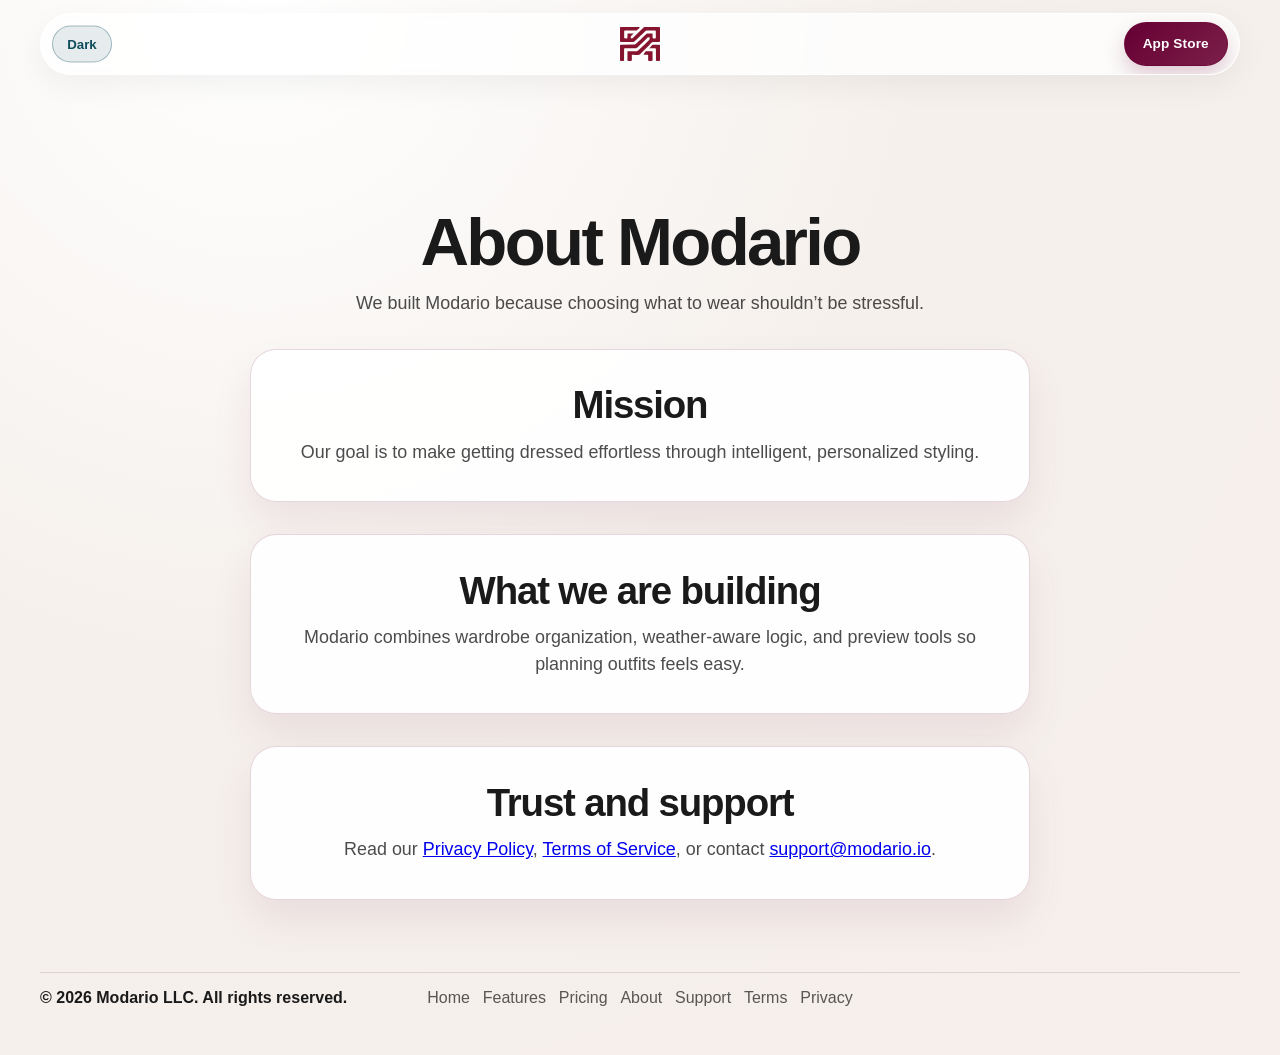
<file: about.html>
<!doctype html>
<html lang="en">
  <head>
    <meta charset="UTF-8" />
    <meta name="viewport" content="width=device-width, initial-scale=1.0" />
    <title>About Modario — Style with Confidence</title>
    <meta name="description" content="Learn about Modario and our mission to make outfit planning more confident, personalized, and weather-aware." />
    <link rel="canonical" href="https://www.modario.io/about.html" />
    <meta property="og:type" content="website" />
    <meta property="og:title" content="About Modario" />
    <meta property="og:description" content="Learn about the Modario mission and product direction." />
    <meta property="og:url" content="https://www.modario.io/about.html" />
    <meta property="og:image" content="https://www.modario.io/assets/modario-mark.svg" />
    <meta name="twitter:card" content="summary_large_image" />
    <meta name="twitter:title" content="About Modario" />
    <meta name="twitter:description" content="Learn about the Modario mission and product direction." />
    <meta name="twitter:image" content="https://www.modario.io/assets/modario-mark.svg" />
    <link rel="icon" href="assets/favicon.svg" type="image/svg+xml" />
    <link rel="apple-touch-icon" href="assets/favicon.svg" />
    <link rel="stylesheet" href="styles.css" />
    <script type="application/ld+json">
      {
        "@context": "https://schema.org",
        "@type": "BreadcrumbList",
        "itemListElement": [
          {"@type": "ListItem", "position": 1, "name": "Home", "item": "https://www.modario.io/"},
          {"@type": "ListItem", "position": 2, "name": "About", "item": "https://www.modario.io/about.html"}
        ]
      }
    </script>
  </head>
  <body>
    <header class="floating-header">
      <a class="header-brand" href="index.html" aria-label="Modario home"><img src="assets/modario-mark.svg" alt="Modario" /></a>
      <div class="header-controls">
        <button type="button" class="theme-toggle" data-theme-toggle aria-label="Switch to dark theme" aria-pressed="false">Dark</button>
        <a class="header-cta" href="https://apps.apple.com/us/app/modario/id6761445485" target="_blank" rel="noopener noreferrer">App Store</a>
      </div>
    </header>
    <main>
      <section class="support-hero reveal" aria-labelledby="about-title">
        <h1 id="about-title">About Modario</h1>
        <p>We built Modario because choosing what to wear shouldn’t be stressful.</p>
      </section>

      <section class="support-card reveal" aria-labelledby="mission-title">
        <h2 id="mission-title">Mission</h2>
        <p>Our goal is to make getting dressed effortless through intelligent, personalized styling.</p>
      </section>

      <section class="support-card reveal" aria-labelledby="product-title">
        <h2 id="product-title">What we are building</h2>
        <p>Modario combines wardrobe organization, weather-aware logic, and preview tools so planning outfits feels easy.</p>
      </section>

      <section class="support-card reveal" aria-labelledby="trust-title">
        <h2 id="trust-title">Trust and support</h2>
        <p>Read our <a href="privacy.html">Privacy Policy</a>, <a href="terms.html">Terms of Service</a>, or contact <a href="mailto:support@modario.io">support@modario.io</a>.</p>
      </section>
    </main>
    <footer>
      <span>© 2026 Modario LLC. All rights reserved.</span>
      <nav aria-label="Footer">
        <a href="index.html">Home</a>
        <a href="features.html">Features</a>
        <a href="pricing.html">Pricing</a>
        <a href="about.html">About</a>
        <a href="support.html">Support</a>
        <a href="terms.html">Terms</a>
        <a href="privacy.html">Privacy</a>
      </nav>
    </footer>
    <script src="theme-toggle.js"></script>
  </body>
</html>
</file>
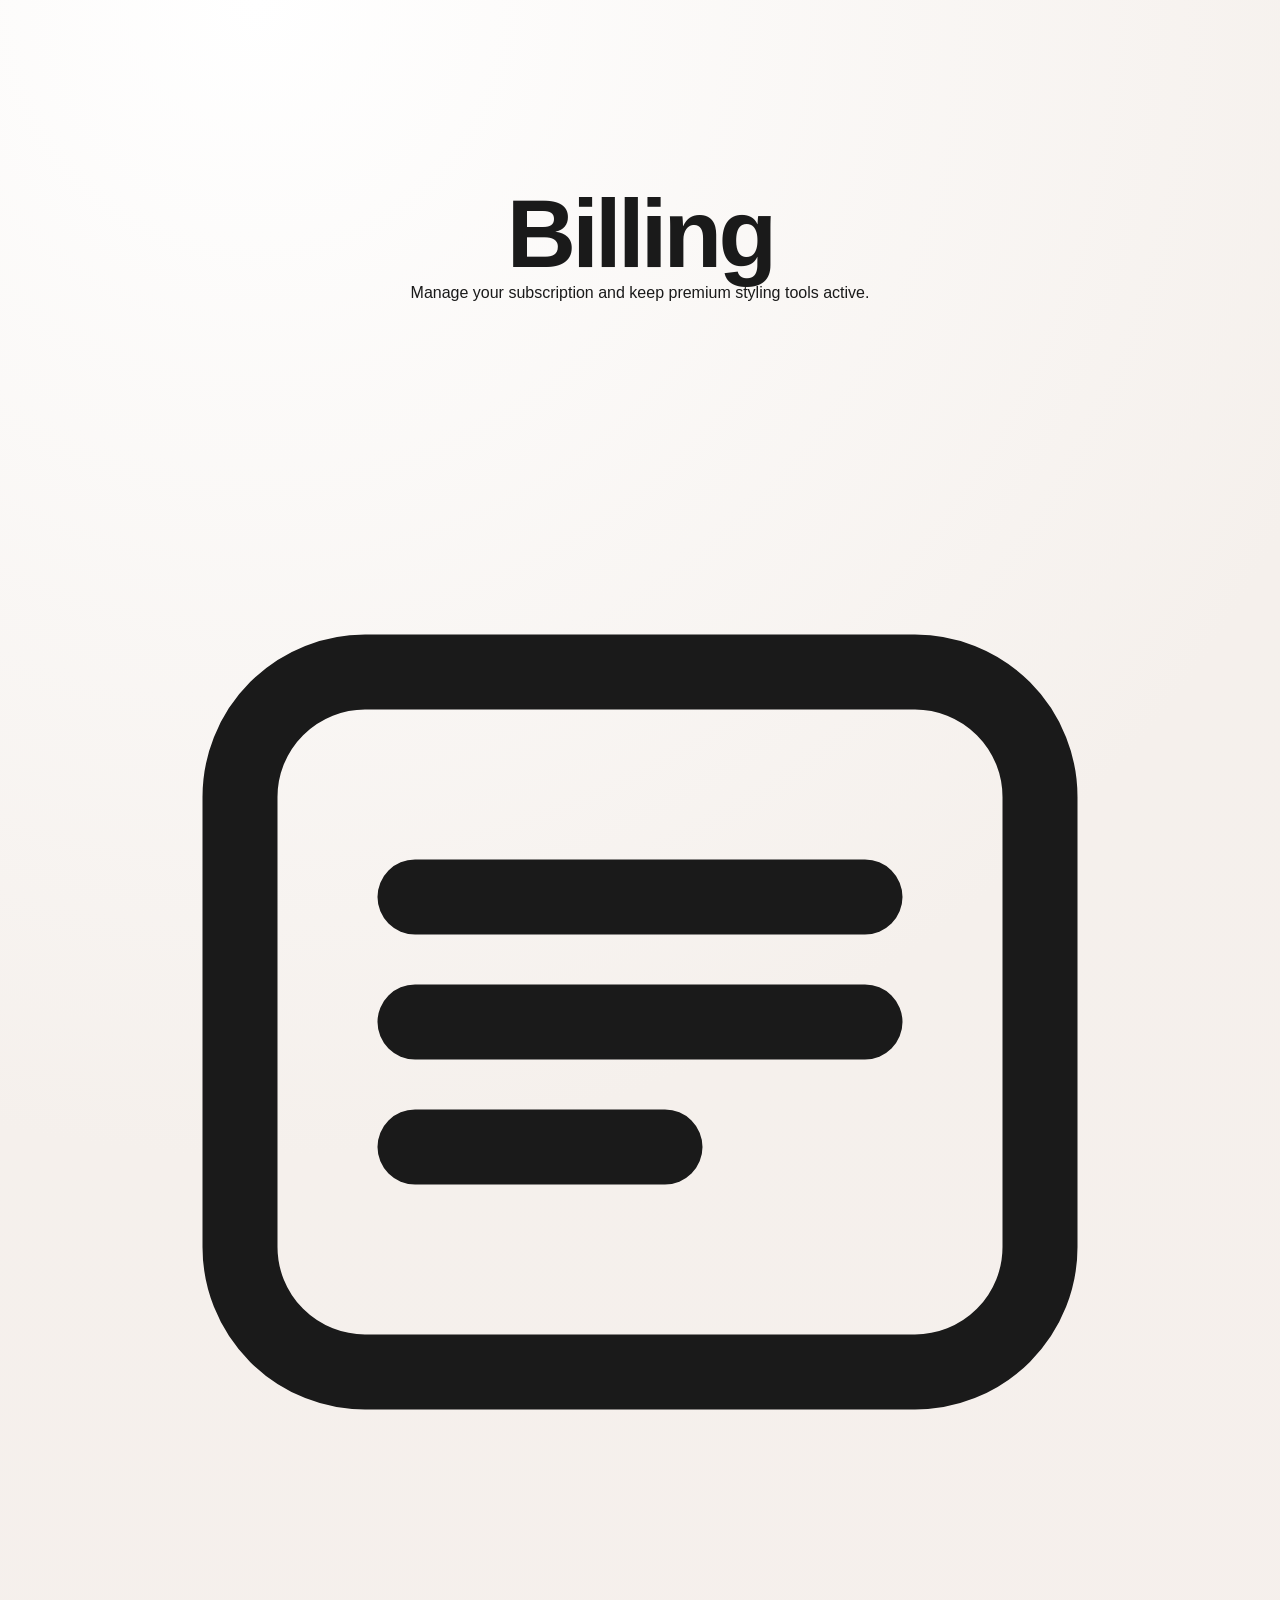
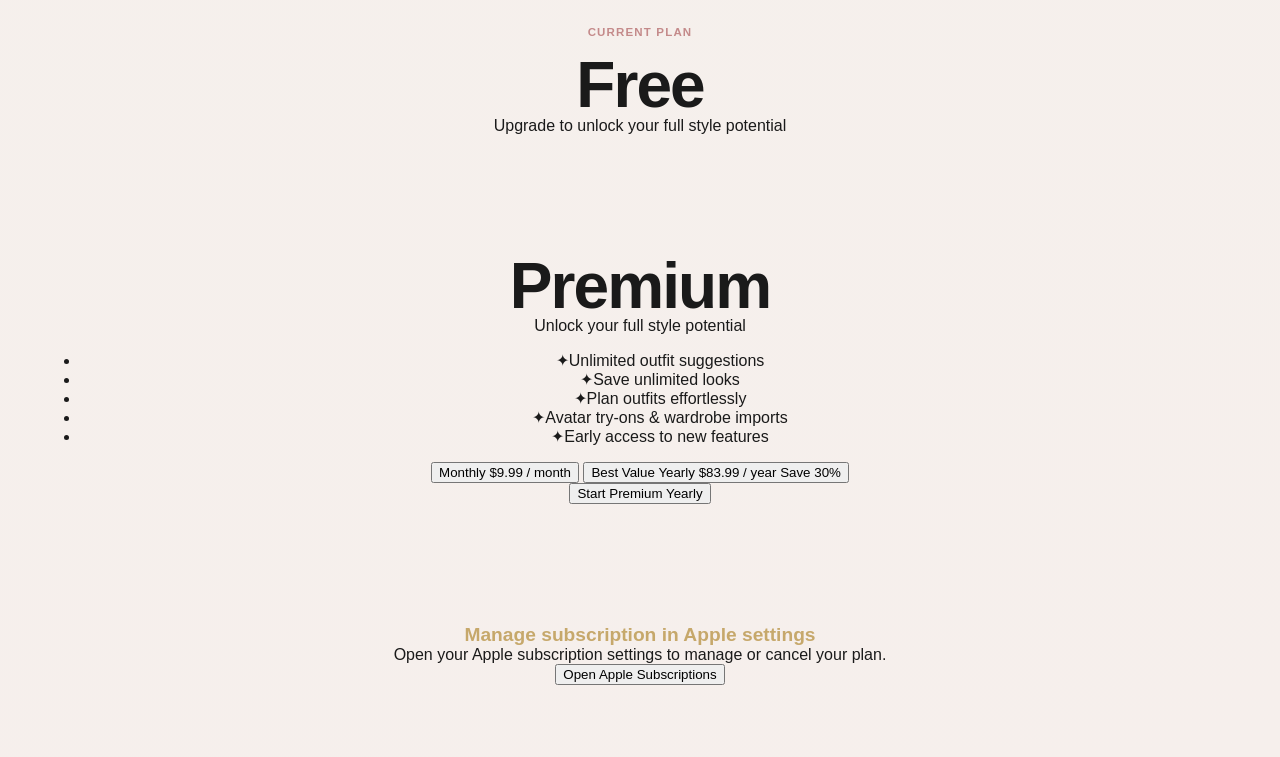
<file: billing.html>
<!DOCTYPE html>
<html lang="en">
<head>
  <meta charset="UTF-8" />
  <meta name="viewport" content="width=device-width, initial-scale=1.0" />
  <title>Modario Billing</title>
  <link rel="icon" href="assets/favicon.svg" type="image/svg+xml" />
  <link rel="apple-touch-icon" href="assets/favicon.svg" />
  <link rel="stylesheet" href="styles.css" />
</head>
<body class="billing-page">
  <main class="billing-screen" aria-label="Billing">
    <section class="billing-header">
      <h1>Billing</h1>
      <p>Manage your subscription and keep premium styling tools active.</p>
    </section>

    <section class="plan-card current-plan" aria-label="Current plan">
      <div class="plan-card-icon" aria-hidden="true">
        <svg viewBox="0 0 24 24" fill="none" role="img">
          <path d="M4 7.5A2.5 2.5 0 0 1 6.5 5h11A2.5 2.5 0 0 1 20 7.5v9A2.5 2.5 0 0 1 17.5 19h-11A2.5 2.5 0 0 1 4 16.5v-9Z" stroke="currentColor" stroke-width="1.5"/>
          <path d="M7.5 9.5h9M7.5 12h9M7.5 14.5h5" stroke="currentColor" stroke-width="1.5" stroke-linecap="round"/>
        </svg>
      </div>
      <div class="current-plan-copy">
        <p class="eyebrow current-label">Current Plan</p>
        <h2>Free</h2>
        <p class="current-support">Upgrade to unlock your full style potential</p>
      </div>
    </section>

    <section class="plan-card premium-card" aria-label="Premium plan">
      <div class="premium-accent" aria-hidden="true"></div>
      <header class="premium-heading">
        <h2>Premium</h2>
        <p>Unlock your full style potential</p>
      </header>
      <ul class="feature-list">
        <li><span class="feature-icon" aria-hidden="true">✦</span><span>Unlimited outfit suggestions</span></li>
        <li><span class="feature-icon" aria-hidden="true">✦</span><span>Save unlimited looks</span></li>
        <li><span class="feature-icon" aria-hidden="true">✦</span><span>Plan outfits effortlessly</span></li>
        <li><span class="feature-icon" aria-hidden="true">✦</span><span>Avatar try-ons &amp; wardrobe imports</span></li>
        <li><span class="feature-icon" aria-hidden="true">✦</span><span>Early access to new features</span></li>
      </ul>

      <div class="price-grid" role="radiogroup" aria-label="Select a billing period">
        <button type="button" class="price-option" data-plan="monthly" role="radio" aria-checked="false">
          <span class="price-name">Monthly</span>
          <span class="price-value">$9.99 / month</span>
        </button>
        <button type="button" class="price-option is-selected" data-plan="yearly" role="radio" aria-checked="true">
          <span class="price-best-value">Best Value</span>
          <span class="price-name">Yearly</span>
          <span class="price-value">$83.99 / year</span>
          <span class="save-badge">Save 30%</span>
        </button>
      </div>

      <button type="button" id="startPremiumButton" class="start-premium-button" data-selected-plan="yearly">Start Premium</button>
    </section>

    <section class="plan-card manage-card" aria-label="Manage subscription">
      <h3>Manage subscription in Apple settings</h3>
      <p>Open your Apple subscription settings to manage or cancel your plan.</p>
      <button type="button" class="manage-button" id="manageAppleButton">Open Apple Subscriptions</button>
    </section>
  </main>
  <script src="billing.js"></script>
</body>
</html>
</file>
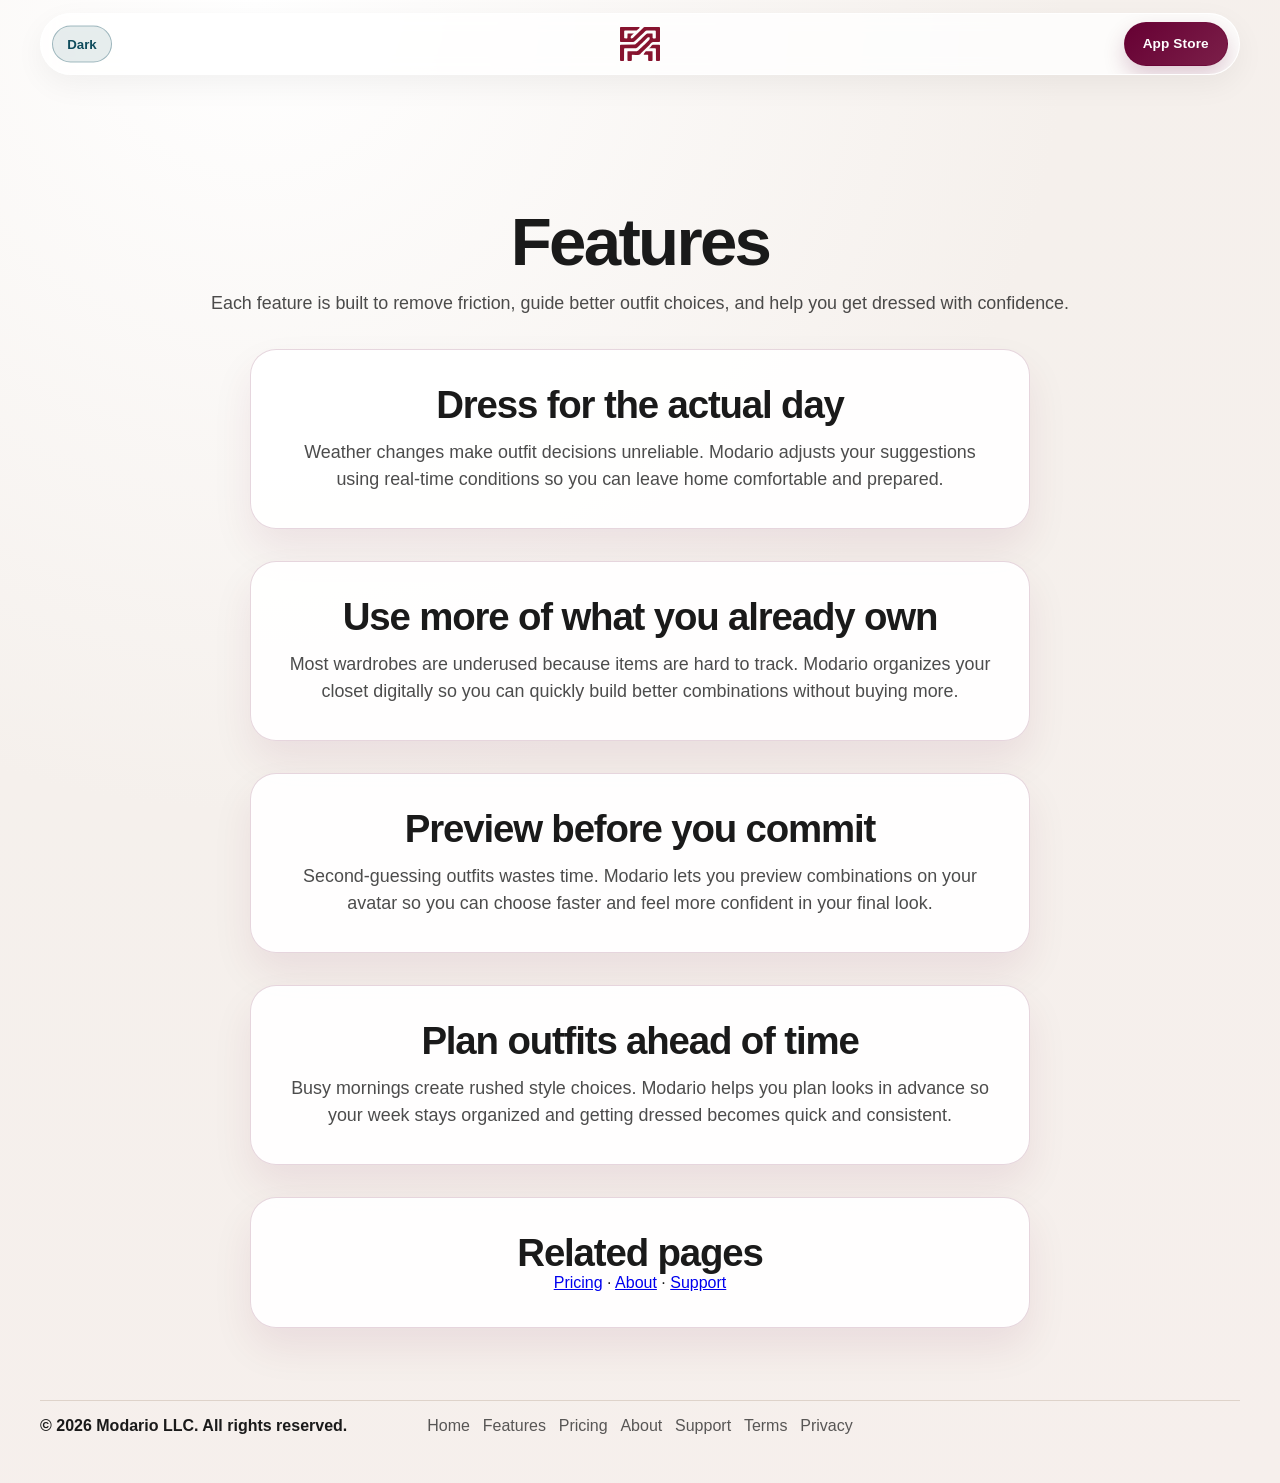
<file: features.html>
<!doctype html>
<html lang="en">
  <head>
    <meta charset="UTF-8" />
    <meta name="viewport" content="width=device-width, initial-scale=1.0" />
    <title>Modario Features — Weather-Aware Outfit Planning</title>
    <meta name="description" content="Explore Modario features including weather-aware recommendations, virtual wardrobe management, outfit planning, and avatar previews." />
    <link rel="canonical" href="https://www.modario.io/features.html" />
    <meta property="og:type" content="website" />
    <meta property="og:title" content="Modario Features" />
    <meta property="og:description" content="Discover weather-aware outfit recommendations, virtual wardrobe tools, and avatar previews in Modario." />
    <meta property="og:url" content="https://www.modario.io/features.html" />
    <meta property="og:image" content="https://www.modario.io/assets/modario-mark.svg" />
    <meta name="twitter:card" content="summary_large_image" />
    <meta name="twitter:title" content="Modario Features" />
    <meta name="twitter:description" content="Discover weather-aware outfit recommendations, virtual wardrobe tools, and avatar previews in Modario." />
    <meta name="twitter:image" content="https://www.modario.io/assets/modario-mark.svg" />
    <link rel="icon" href="assets/favicon.svg" type="image/svg+xml" />
    <link rel="apple-touch-icon" href="assets/favicon.svg" />
    <link rel="stylesheet" href="styles.css" />
    <script type="application/ld+json">
      {
        "@context": "https://schema.org",
        "@type": "BreadcrumbList",
        "itemListElement": [
          {
            "@type": "ListItem",
            "position": 1,
            "name": "Home",
            "item": "https://www.modario.io/"
          },
          {
            "@type": "ListItem",
            "position": 2,
            "name": "Features",
            "item": "https://www.modario.io/features.html"
          }
        ]
      }
    </script>
  </head>
  <body>
    <header class="floating-header">
      <a class="header-brand" href="index.html" aria-label="Modario home"><img src="assets/modario-mark.svg" alt="Modario" /></a>
      <div class="header-controls">
        <button type="button" class="theme-toggle" data-theme-toggle aria-label="Switch to dark theme" aria-pressed="false">Dark</button>
        <a class="header-cta" href="https://apps.apple.com/us/app/modario/id6761445485" target="_blank" rel="noopener noreferrer">App Store</a>
      </div>
    </header>
    <main>
      <section class="support-hero reveal" aria-labelledby="features-title">
        <h1 id="features-title">Features</h1>
        <p>Each feature is built to remove friction, guide better outfit choices, and help you get dressed with confidence.</p>
      </section>

      <section class="support-card reveal" aria-labelledby="weather-feature-title">
        <h2 id="weather-feature-title">Dress for the actual day</h2>
        <p>Weather changes make outfit decisions unreliable. Modario adjusts your suggestions using real-time conditions so you can leave home comfortable and prepared.</p>
      </section>

      <section class="support-card reveal" aria-labelledby="wardrobe-feature-title">
        <h2 id="wardrobe-feature-title">Use more of what you already own</h2>
        <p>Most wardrobes are underused because items are hard to track. Modario organizes your closet digitally so you can quickly build better combinations without buying more.</p>
      </section>

      <section class="support-card reveal" aria-labelledby="avatar-feature-title">
        <h2 id="avatar-feature-title">Preview before you commit</h2>
        <p>Second-guessing outfits wastes time. Modario lets you preview combinations on your avatar so you can choose faster and feel more confident in your final look.</p>
      </section>

      <section class="support-card reveal" aria-labelledby="planning-feature-title">
        <h2 id="planning-feature-title">Plan outfits ahead of time</h2>
        <p>Busy mornings create rushed style choices. Modario helps you plan looks in advance so your week stays organized and getting dressed becomes quick and consistent.</p>
      </section>

      <section class="support-card reveal" aria-labelledby="links-title">
        <h2 id="links-title">Related pages</h2>
        <nav aria-label="Feature related links">
          <a href="pricing.html">Pricing</a> ·
          <a href="about.html">About</a> ·
          <a href="support.html">Support</a>
        </nav>
      </section>
    </main>
    <footer>
      <span>© 2026 Modario LLC. All rights reserved.</span>
      <nav aria-label="Footer">
        <a href="index.html">Home</a>
        <a href="features.html">Features</a>
        <a href="pricing.html">Pricing</a>
        <a href="about.html">About</a>
        <a href="support.html">Support</a>
        <a href="terms.html">Terms</a>
        <a href="privacy.html">Privacy</a>
      </nav>
    </footer>
    <script src="theme-toggle.js"></script>
  </body>
</html>
</file>
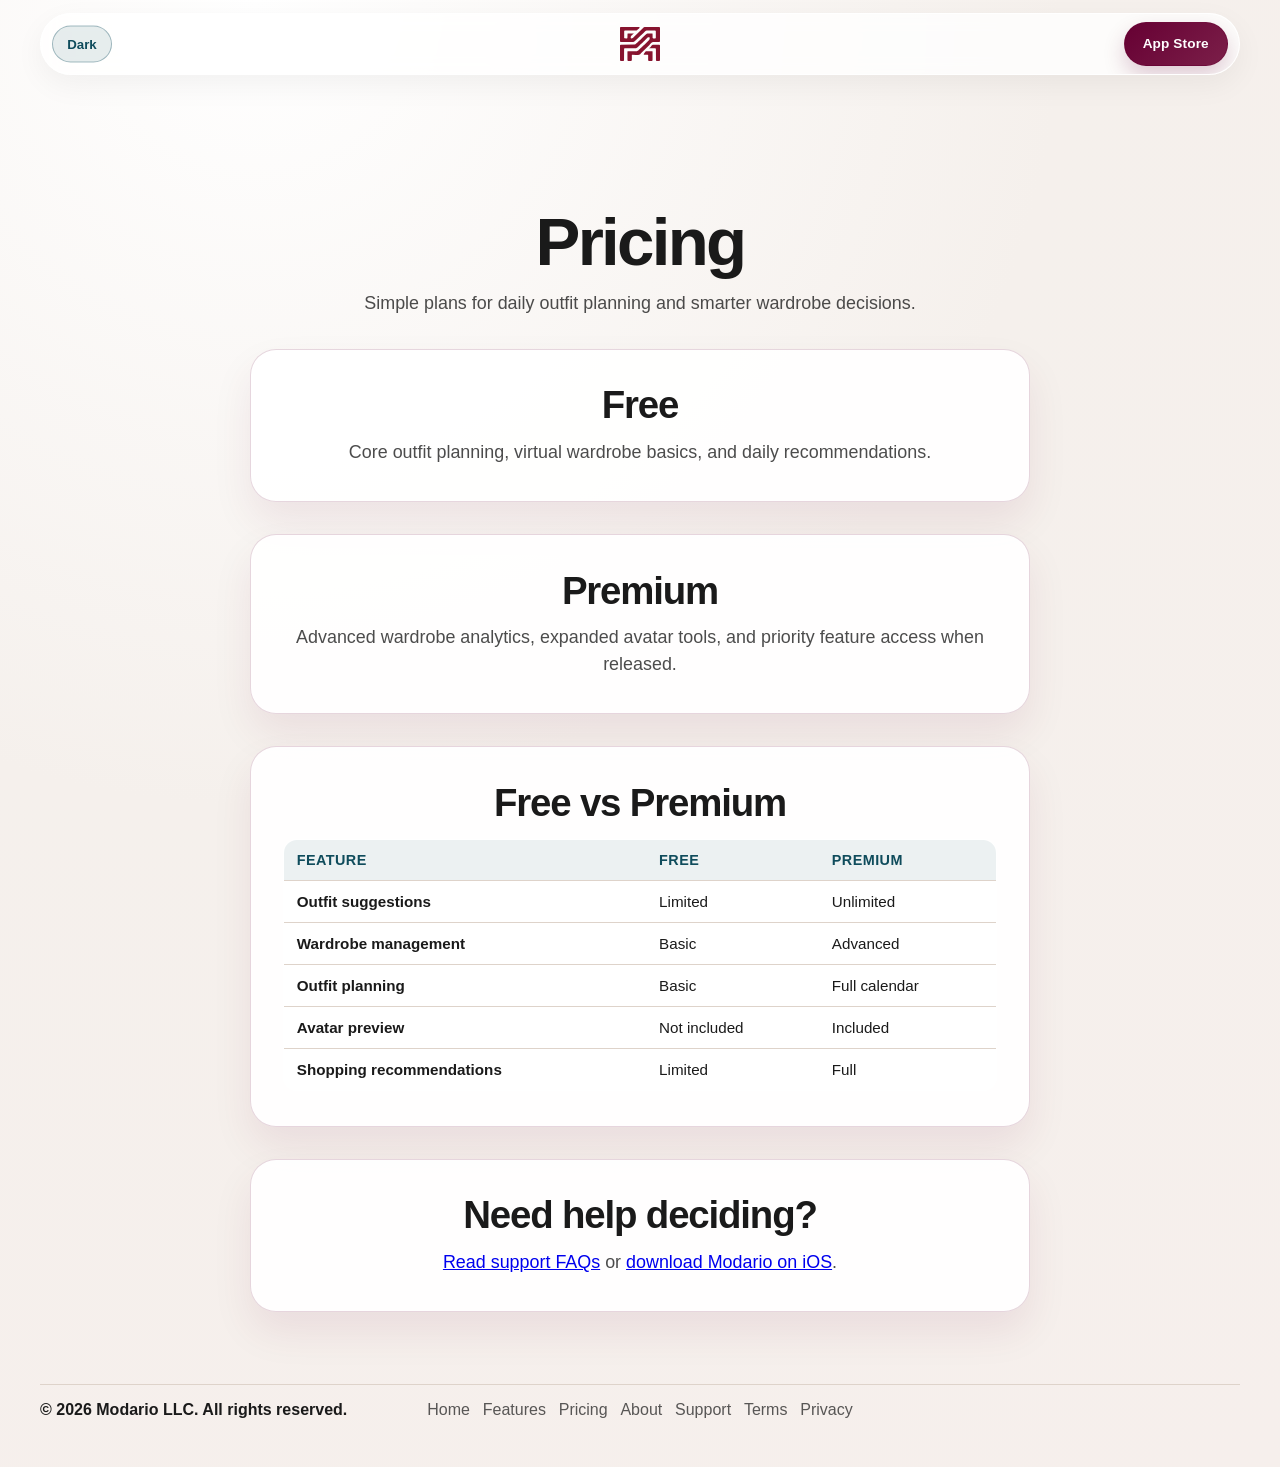
<file: pricing.html>
<!doctype html>
<html lang="en">
  <head>
    <meta charset="UTF-8" />
    <meta name="viewport" content="width=device-width, initial-scale=1.0" />
    <title>Modario Pricing — Free and Premium Plans</title>
    <meta name="description" content="Review Modario pricing and compare free and premium plan capabilities for outfit planning and wardrobe insights." />
    <link rel="canonical" href="https://www.modario.io/pricing.html" />
    <meta property="og:type" content="website" />
    <meta property="og:title" content="Modario Pricing" />
    <meta property="og:description" content="Compare Modario free and premium plan capabilities." />
    <meta property="og:url" content="https://www.modario.io/pricing.html" />
    <meta property="og:image" content="https://www.modario.io/assets/modario-mark.svg" />
    <meta name="twitter:card" content="summary_large_image" />
    <meta name="twitter:title" content="Modario Pricing" />
    <meta name="twitter:description" content="Compare Modario free and premium plan capabilities." />
    <meta name="twitter:image" content="https://www.modario.io/assets/modario-mark.svg" />
    <link rel="icon" href="assets/favicon.svg" type="image/svg+xml" />
    <link rel="apple-touch-icon" href="assets/favicon.svg" />
    <link rel="stylesheet" href="styles.css" />
    <script type="application/ld+json">
      {
        "@context": "https://schema.org",
        "@type": "BreadcrumbList",
        "itemListElement": [
          {"@type": "ListItem", "position": 1, "name": "Home", "item": "https://www.modario.io/"},
          {"@type": "ListItem", "position": 2, "name": "Pricing", "item": "https://www.modario.io/pricing.html"}
        ]
      }
    </script>
  </head>
  <body>
    <header class="floating-header">
      <a class="header-brand" href="index.html" aria-label="Modario home"><img src="assets/modario-mark.svg" alt="Modario" /></a>
      <div class="header-controls">
        <button type="button" class="theme-toggle" data-theme-toggle aria-label="Switch to dark theme" aria-pressed="false">Dark</button>
        <a class="header-cta" href="https://apps.apple.com/us/app/modario/id6761445485" target="_blank" rel="noopener noreferrer">App Store</a>
      </div>
    </header>
    <main>
      <section class="support-hero reveal" aria-labelledby="pricing-title">
        <h1 id="pricing-title">Pricing</h1>
        <p>Simple plans for daily outfit planning and smarter wardrobe decisions.</p>
      </section>
      <section class="support-card reveal" aria-labelledby="free-plan-title">
        <h2 id="free-plan-title">Free</h2>
        <p>Core outfit planning, virtual wardrobe basics, and daily recommendations.</p>
      </section>
      <section class="support-card reveal" aria-labelledby="premium-plan-title">
        <h2 id="premium-plan-title">Premium</h2>
        <p>Advanced wardrobe analytics, expanded avatar tools, and priority feature access when released.</p>
      </section>
      <section class="support-card reveal" aria-labelledby="compare-title">
        <h2 id="compare-title">Free vs Premium</h2>
        <div class="pricing-table-wrap" role="region" aria-label="Free and Premium comparison">
          <table class="pricing-table">
            <thead>
              <tr>
                <th scope="col">Feature</th>
                <th scope="col">Free</th>
                <th scope="col">Premium</th>
              </tr>
            </thead>
            <tbody>
              <tr>
                <th scope="row">Outfit suggestions</th>
                <td>Limited</td>
                <td>Unlimited</td>
              </tr>
              <tr>
                <th scope="row">Wardrobe management</th>
                <td>Basic</td>
                <td>Advanced</td>
              </tr>
              <tr>
                <th scope="row">Outfit planning</th>
                <td>Basic</td>
                <td>Full calendar</td>
              </tr>
              <tr>
                <th scope="row">Avatar preview</th>
                <td>Not included</td>
                <td>Included</td>
              </tr>
              <tr>
                <th scope="row">Shopping recommendations</th>
                <td>Limited</td>
                <td>Full</td>
              </tr>
            </tbody>
          </table>
        </div>
      </section>
      <section class="support-card reveal" aria-labelledby="pricing-next-title">
        <h2 id="pricing-next-title">Need help deciding?</h2>
        <p><a href="support.html">Read support FAQs</a> or <a href="https://apps.apple.com/us/app/modario/id6761445485" target="_blank" rel="noopener noreferrer">download Modario on iOS</a>.</p>
      </section>
    </main>
    <footer>
      <span>© 2026 Modario LLC. All rights reserved.</span>
      <nav aria-label="Footer">
        <a href="index.html">Home</a>
        <a href="features.html">Features</a>
        <a href="pricing.html">Pricing</a>
        <a href="about.html">About</a>
        <a href="support.html">Support</a>
        <a href="terms.html">Terms</a>
        <a href="privacy.html">Privacy</a>
      </nav>
    </footer>
    <script src="theme-toggle.js"></script>
  </body>
</html>
</file>
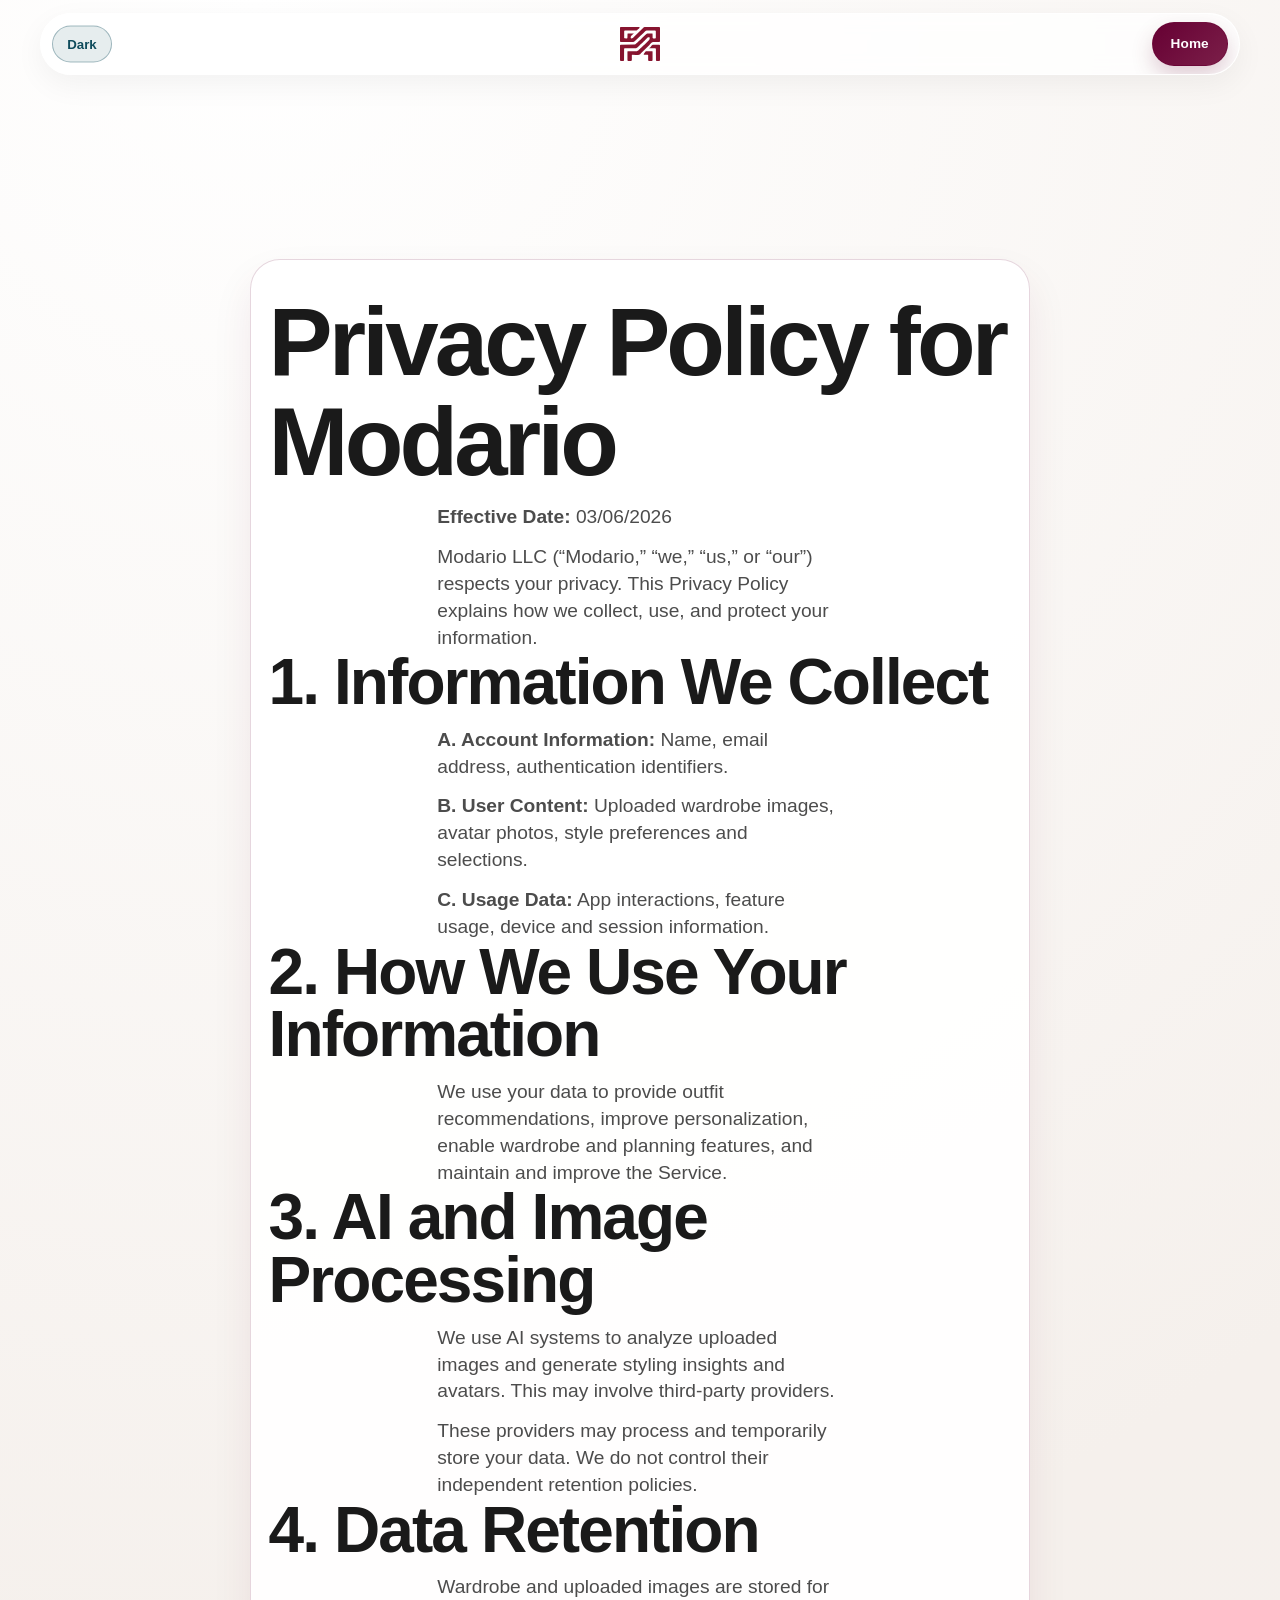
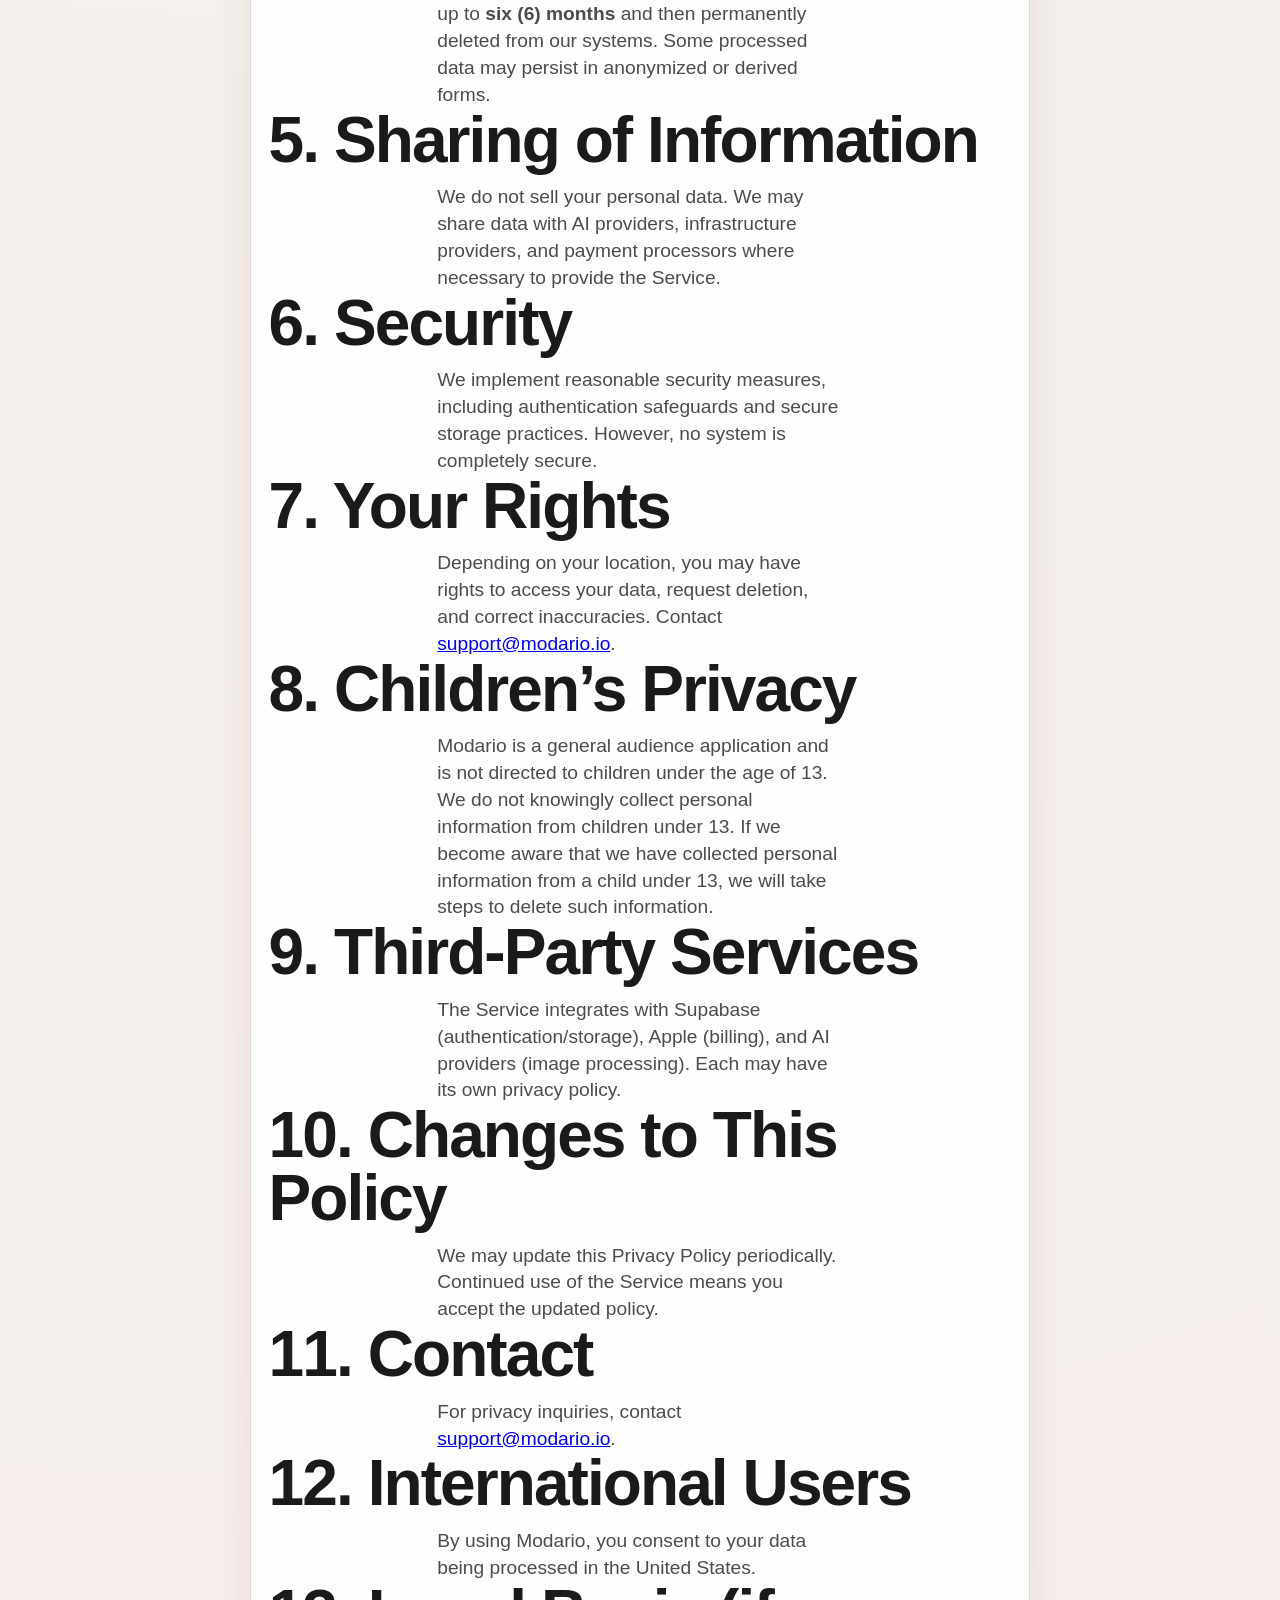
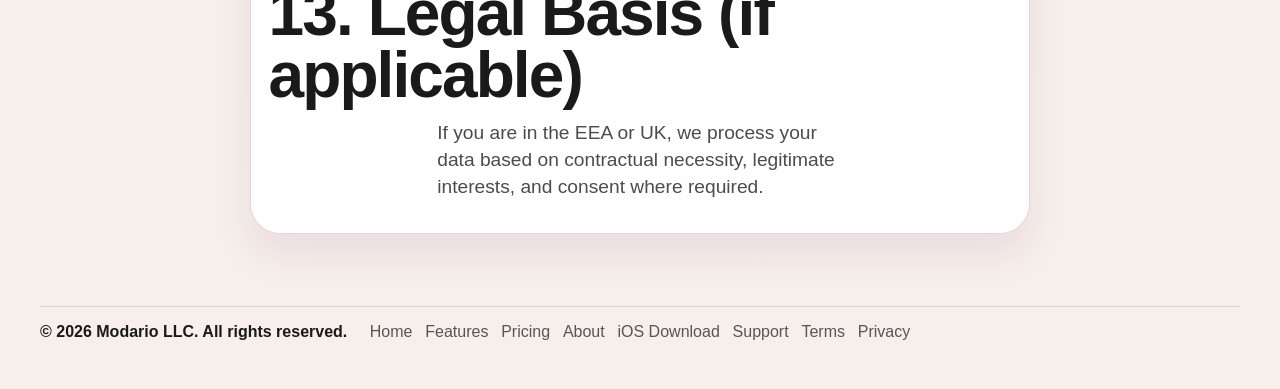
<file: privacy.html>
<!doctype html>
<html lang="en">
  <head>
    <meta charset="UTF-8" />
    <meta name="viewport" content="width=device-width, initial-scale=1.0" />
    <title>Modario Privacy Policy</title>
    <meta name="description" content="Read the Modario Privacy Policy including data collection, retention, and contact details." />
    <link rel="canonical" href="https://www.modario.io/privacy.html" />
    <meta property="og:type" content="website" />
    <meta property="og:title" content="Modario Privacy Policy" />
    <meta property="og:description" content="Read how Modario collects, uses, and protects your information." />
    <meta property="og:url" content="https://www.modario.io/privacy.html" />
    <meta property="og:image" content="https://www.modario.io/assets/modario-mark.svg" />
    <meta name="twitter:card" content="summary_large_image" />
    <meta name="twitter:title" content="Modario Privacy Policy" />
    <meta name="twitter:description" content="Read how Modario collects, uses, and protects your information." />
    <meta name="twitter:image" content="https://www.modario.io/assets/modario-mark.svg" />
    <link rel="icon" href="assets/favicon.svg" type="image/svg+xml" />
    <link rel="apple-touch-icon" href="assets/favicon.svg" />
    <link rel="stylesheet" href="styles.css" />
  </head>
  <body class="legal-doc">
    <header class="floating-header">
      <a class="header-brand" href="index.html" aria-label="Modario home"><img src="assets/modario-mark.svg" alt="Modario" /></a>
      <div class="header-controls">
        <button type="button" class="theme-toggle" data-theme-toggle aria-label="Switch to dark theme" aria-pressed="false">Dark</button>
        <a class="header-cta" href="index.html">Home</a>
      </div>
    </header>

    <main>
      <section class="final-cta" style="text-align: left" aria-labelledby="privacy-title">
        <h1 id="privacy-title">Privacy Policy for Modario</h1>
        <p><strong>Effective Date:</strong> 03/06/2026</p>
        <p>Modario LLC (“Modario,” “we,” “us,” or “our”) respects your privacy. This Privacy Policy explains how we collect, use, and protect your information.</p>
        <h2>1. Information We Collect</h2>
        <p><strong>A. Account Information:</strong> Name, email address, authentication identifiers.</p>
        <p><strong>B. User Content:</strong> Uploaded wardrobe images, avatar photos, style preferences and selections.</p>
        <p><strong>C. Usage Data:</strong> App interactions, feature usage, device and session information.</p>
        <h2>2. How We Use Your Information</h2>
        <p>We use your data to provide outfit recommendations, improve personalization, enable wardrobe and planning features, and maintain and improve the Service.</p>
        <h2>3. AI and Image Processing</h2>
        <p>We use AI systems to analyze uploaded images and generate styling insights and avatars. This may involve third-party providers.</p>
        <p>These providers may process and temporarily store your data. We do not control their independent retention policies.</p>
        <h2>4. Data Retention</h2>
        <p>Wardrobe and uploaded images are stored for up to <strong>six (6) months</strong> and then permanently deleted from our systems. Some processed data may persist in anonymized or derived forms.</p>
        <h2>5. Sharing of Information</h2>
        <p>We do not sell your personal data. We may share data with AI providers, infrastructure providers, and payment processors where necessary to provide the Service.</p>
        <h2>6. Security</h2>
        <p>We implement reasonable security measures, including authentication safeguards and secure storage practices. However, no system is completely secure.</p>
        <h2>7. Your Rights</h2>
        <p>Depending on your location, you may have rights to access your data, request deletion, and correct inaccuracies. Contact <a href="mailto:support@modario.io">support@modario.io</a>.</p>
        <h2>8. Children’s Privacy</h2>
        <p>Modario is a general audience application and is not directed to children under the age of 13. We do not knowingly collect personal information from children under 13. If we become aware that we have collected personal information from a child under 13, we will take steps to delete such information.</p>
        <h2>9. Third-Party Services</h2>
        <p>The Service integrates with Supabase (authentication/storage), Apple (billing), and AI providers (image processing). Each may have its own privacy policy.</p>
        <h2>10. Changes to This Policy</h2>
        <p>We may update this Privacy Policy periodically. Continued use of the Service means you accept the updated policy.</p>
        <h2>11. Contact</h2>
        <p>For privacy inquiries, contact <a href="mailto:support@modario.io">support@modario.io</a>.</p>
        <h2>12. International Users</h2>
        <p>By using Modario, you consent to your data being processed in the United States.</p>
        <h2>13. Legal Basis (if applicable)</h2>
        <p>If you are in the EEA or UK, we process your data based on contractual necessity, legitimate interests, and consent where required.</p>
      </section>
    </main>

    <footer>
      <span>© 2026 Modario LLC. All rights reserved.</span>
      <nav aria-label="Footer">
        <a href="index.html">Home</a>
        <a href="features.html">Features</a>
        <a href="pricing.html">Pricing</a>
        <a href="about.html">About</a>
        <a href="https://apps.apple.com/us/app/modario/id6761445485" target="_blank" rel="noopener noreferrer">iOS Download</a>
        <a href="support.html">Support</a>
        <a href="terms.html">Terms</a>
        <a href="privacy.html">Privacy</a>
      </nav>
    </footer>
    <script src="theme-toggle.js"></script>
  </body>
</html>
</file>
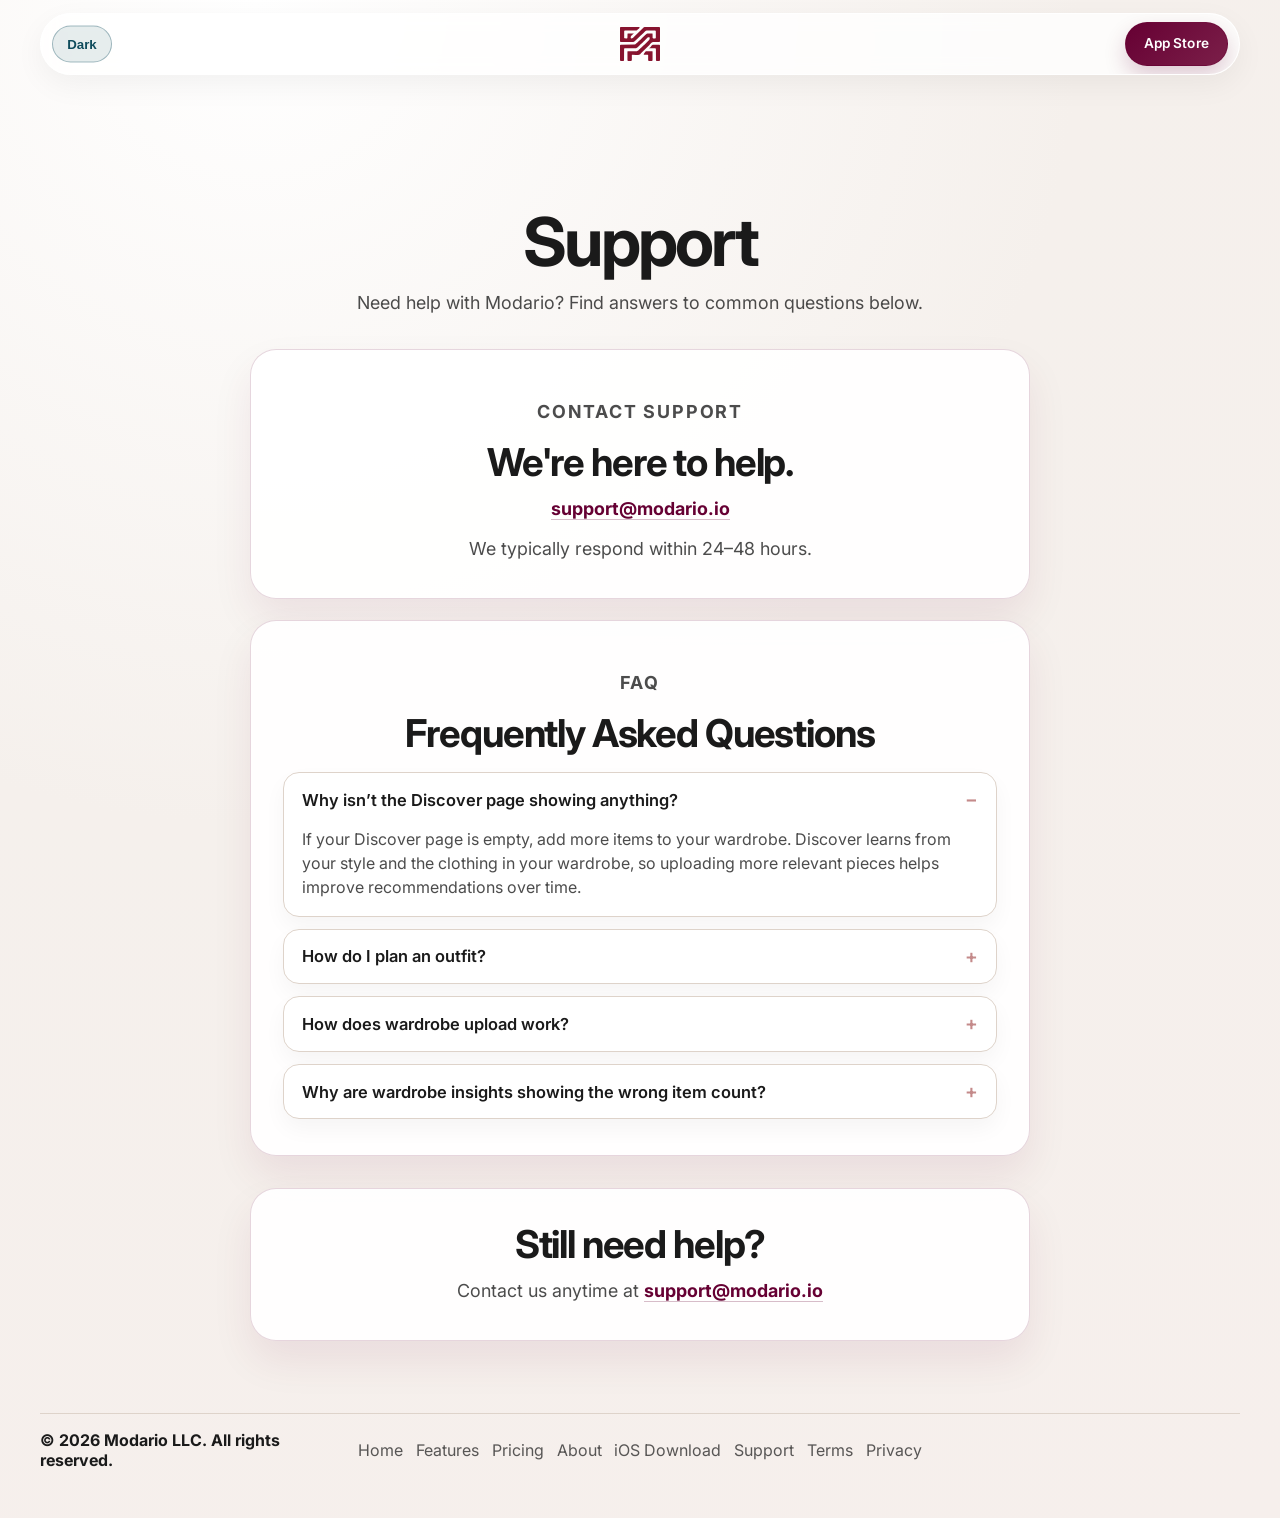
<file: support.html>
<!doctype html>
<html lang="en">
  <head>
    <meta charset="UTF-8" />
    <meta name="viewport" content="width=device-width, initial-scale=1.0" />
    <title>Modario Support</title>
    <meta name="description" content="Get help with Modario and find answers to common questions." />
    <link rel="canonical" href="https://www.modario.io/support.html" />
    <meta property="og:type" content="website" />
    <meta property="og:title" content="Modario Support" />
    <meta property="og:description" content="Get help with Modario and find answers to common questions." />
    <meta property="og:url" content="https://www.modario.io/support.html" />
    <meta property="og:image" content="https://www.modario.io/assets/modario-mark.svg" />
    <meta name="twitter:card" content="summary_large_image" />
    <meta name="twitter:title" content="Modario Support" />
    <meta name="twitter:description" content="Get help with Modario and find answers to common questions." />
    <meta name="twitter:image" content="https://www.modario.io/assets/modario-mark.svg" />
    <link rel="preconnect" href="https://fonts.googleapis.com" />
    <link rel="preconnect" href="https://fonts.gstatic.com" crossorigin />
    <link href="https://fonts.googleapis.com/css2?family=Inter:wght@400;500;600;700;800&display=swap" rel="stylesheet" />
    <link rel="icon" href="assets/favicon.svg" type="image/svg+xml" />
    <link rel="apple-touch-icon" href="assets/favicon.svg" />
    <link rel="stylesheet" href="styles.css" />
    <script type="application/ld+json">
      {
        "@context": "https://schema.org",
        "@type": "FAQPage",
        "mainEntity": [
          {
            "@type": "Question",
            "name": "Why isn’t the Discover page showing anything?",
            "acceptedAnswer": {
              "@type": "Answer",
              "text": "If your Discover page is empty, add more items to your wardrobe so recommendations have enough signal."
            }
          },
          {
            "@type": "Question",
            "name": "How do I plan an outfit?",
            "acceptedAnswer": {
              "@type": "Answer",
              "text": "Open an outfit and tap Plan, or use the Calendar page and select a date to plan from saved outfits."
            }
          }
        ]
      }
    </script>
  </head>
  <body>
    <header class="floating-header">
      <a class="header-brand" href="index.html" aria-label="Modario home">
        <img src="assets/modario-mark.svg" alt="Modario" />
      </a>
      <div class="header-controls">
        <button type="button" class="theme-toggle" data-theme-toggle aria-label="Switch to dark theme" aria-pressed="false">Dark</button>
        <a class="header-cta" href="https://apps.apple.com/us/app/modario/id6761445485" target="_blank" rel="noopener noreferrer">App Store</a>
      </div>
    </header>

    <main>
      <section class="support-hero reveal" aria-labelledby="support-title">
        <h1 id="support-title">Support</h1>
        <p>Need help with Modario? Find answers to common questions below.</p>
      </section>

      <section class="support-card reveal" aria-labelledby="contact-support-title">
        <p class="eyebrow">Contact Support</p>
        <h2 id="contact-support-title">We're here to help.</h2>
        <p>
          <a class="support-email" href="mailto:support&#64;modario.io">support&#64;modario.io</a>
        </p>
        <p>We typically respond within 24–48 hours.</p>
      </section>

      <section class="support-faq reveal" aria-labelledby="faq-title">
        <p class="eyebrow">FAQ</p>
        <h2 id="faq-title">Frequently Asked Questions</h2>

        <div class="faq-list">
          <details class="faq-item" open>
            <summary>Why isn’t the Discover page showing anything?</summary>
            <p>
              If your Discover page is empty, add more items to your wardrobe. Discover learns from your style and the
              clothing in your wardrobe, so uploading more relevant pieces helps improve recommendations over time.
            </p>
          </details>

          <details class="faq-item">
            <summary>How do I plan an outfit?</summary>
            <p>
              You can plan an outfit in two ways. First, tap an outfit and then tap <strong>Plan</strong> on the outfit
              detail page to choose a date. Second, go to the Calendar page, tap any date, and plan from your saved
              outfits for that day.
            </p>
          </details>

          <details class="faq-item">
            <summary>How does wardrobe upload work?</summary>
            <p>
              For now, Modario supports up to three image uploads at a time. After you submit your image or images,
              our servers process them in the background. You’ll then get a notification to review detected items. If
              you miss it, tap the button at the top right of the Wardrobe page to see completed uploads or uploads
              still waiting for review.
            </p>
          </details>

          <details class="faq-item">
            <summary>Why are wardrobe insights showing the wrong item count?</summary>
            <p>
              Wardrobe insights can take a few minutes to refresh after wardrobe changes. Give it a little time or
              refresh the app, and the correct item count should appear.
            </p>
          </details>
        </div>
      </section>

      <section class="support-card reveal" aria-labelledby="support-closing-title">
        <h2 id="support-closing-title">Still need help?</h2>
        <p>Contact us anytime at <a class="support-email" href="mailto:support&#64;modario.io">support&#64;modario.io</a></p>
      </section>
    </main>

    <footer>
      <span>© 2026 Modario LLC. All rights reserved.</span>
      <nav aria-label="Footer">
        <a href="index.html">Home</a>
        <a href="features.html">Features</a>
        <a href="pricing.html">Pricing</a>
        <a href="about.html">About</a>
        <a href="https://apps.apple.com/us/app/modario/id6761445485" target="_blank" rel="noopener noreferrer">iOS Download</a>
        <a href="support.html">Support</a>
        <a href="terms.html">Terms</a>
        <a href="privacy.html">Privacy</a>
      </nav>
    </footer>
    <script src="theme-toggle.js"></script>
  </body>
</html>
</file>
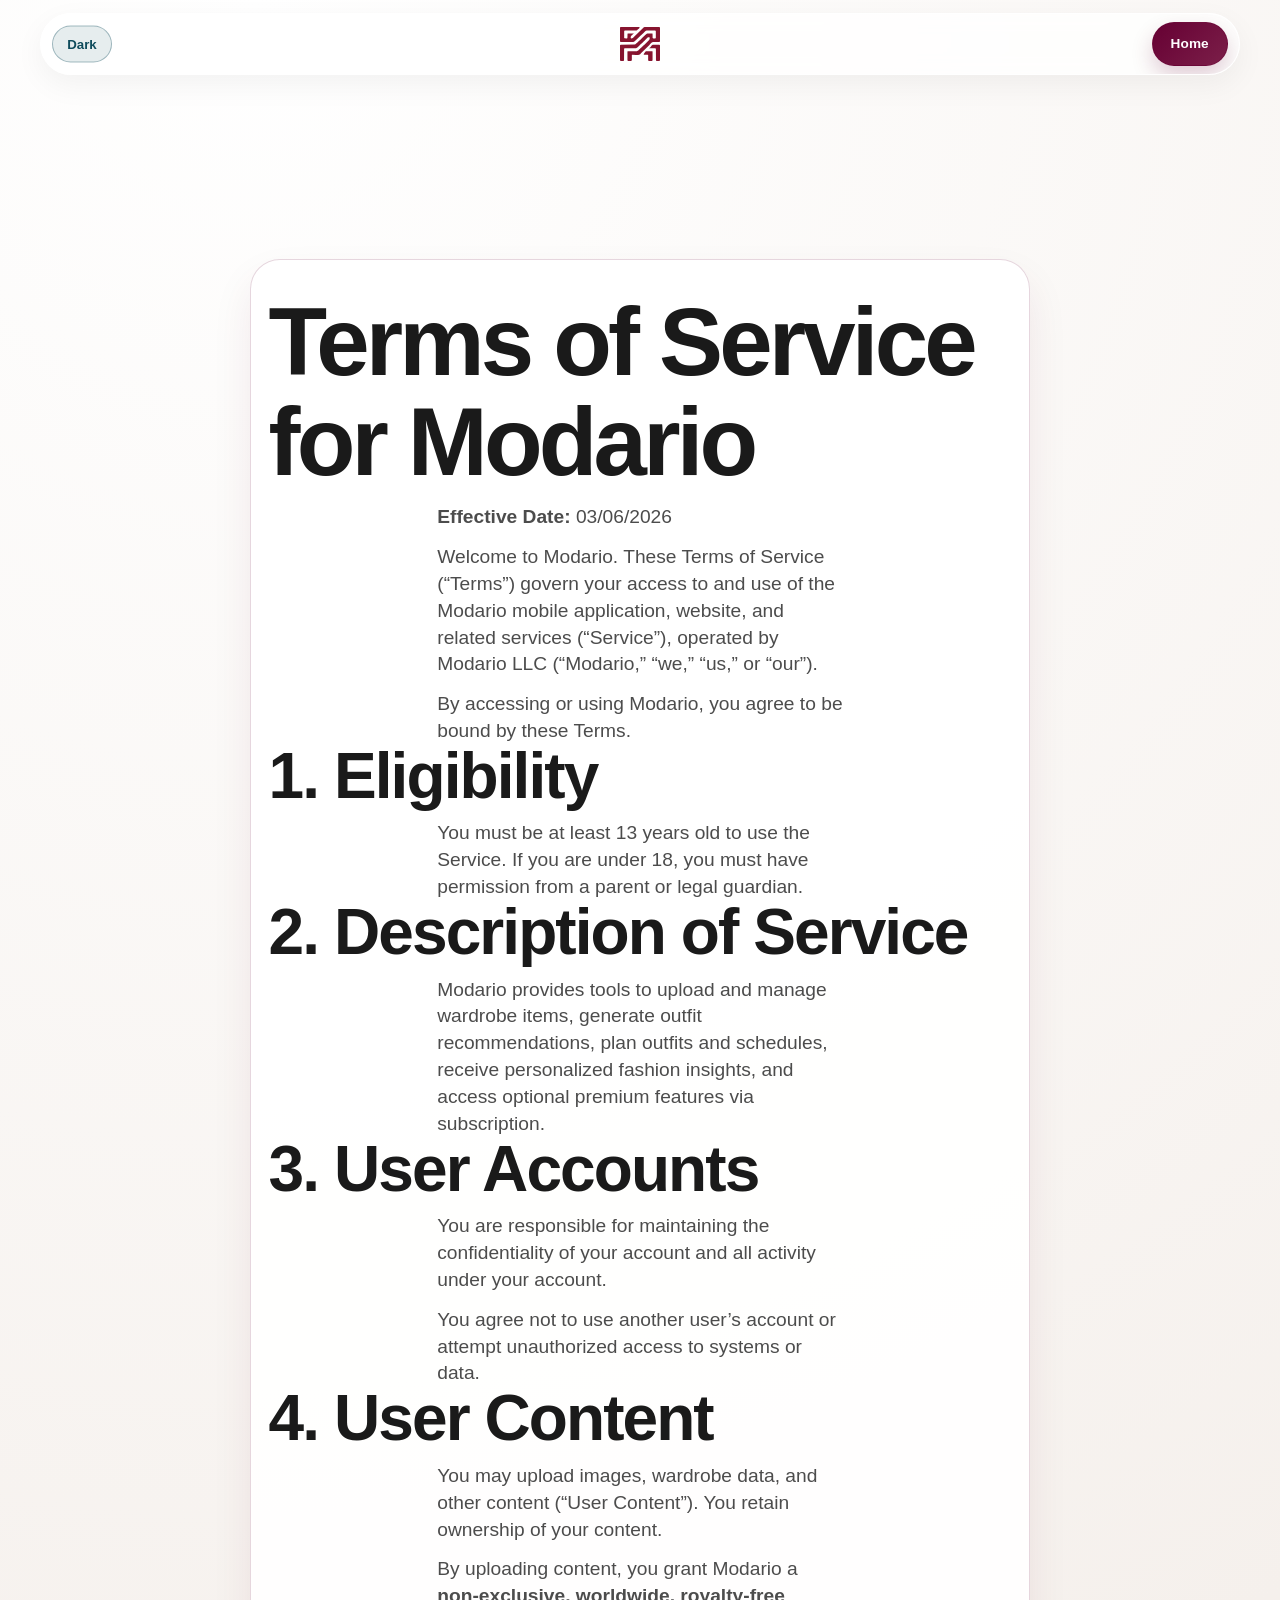
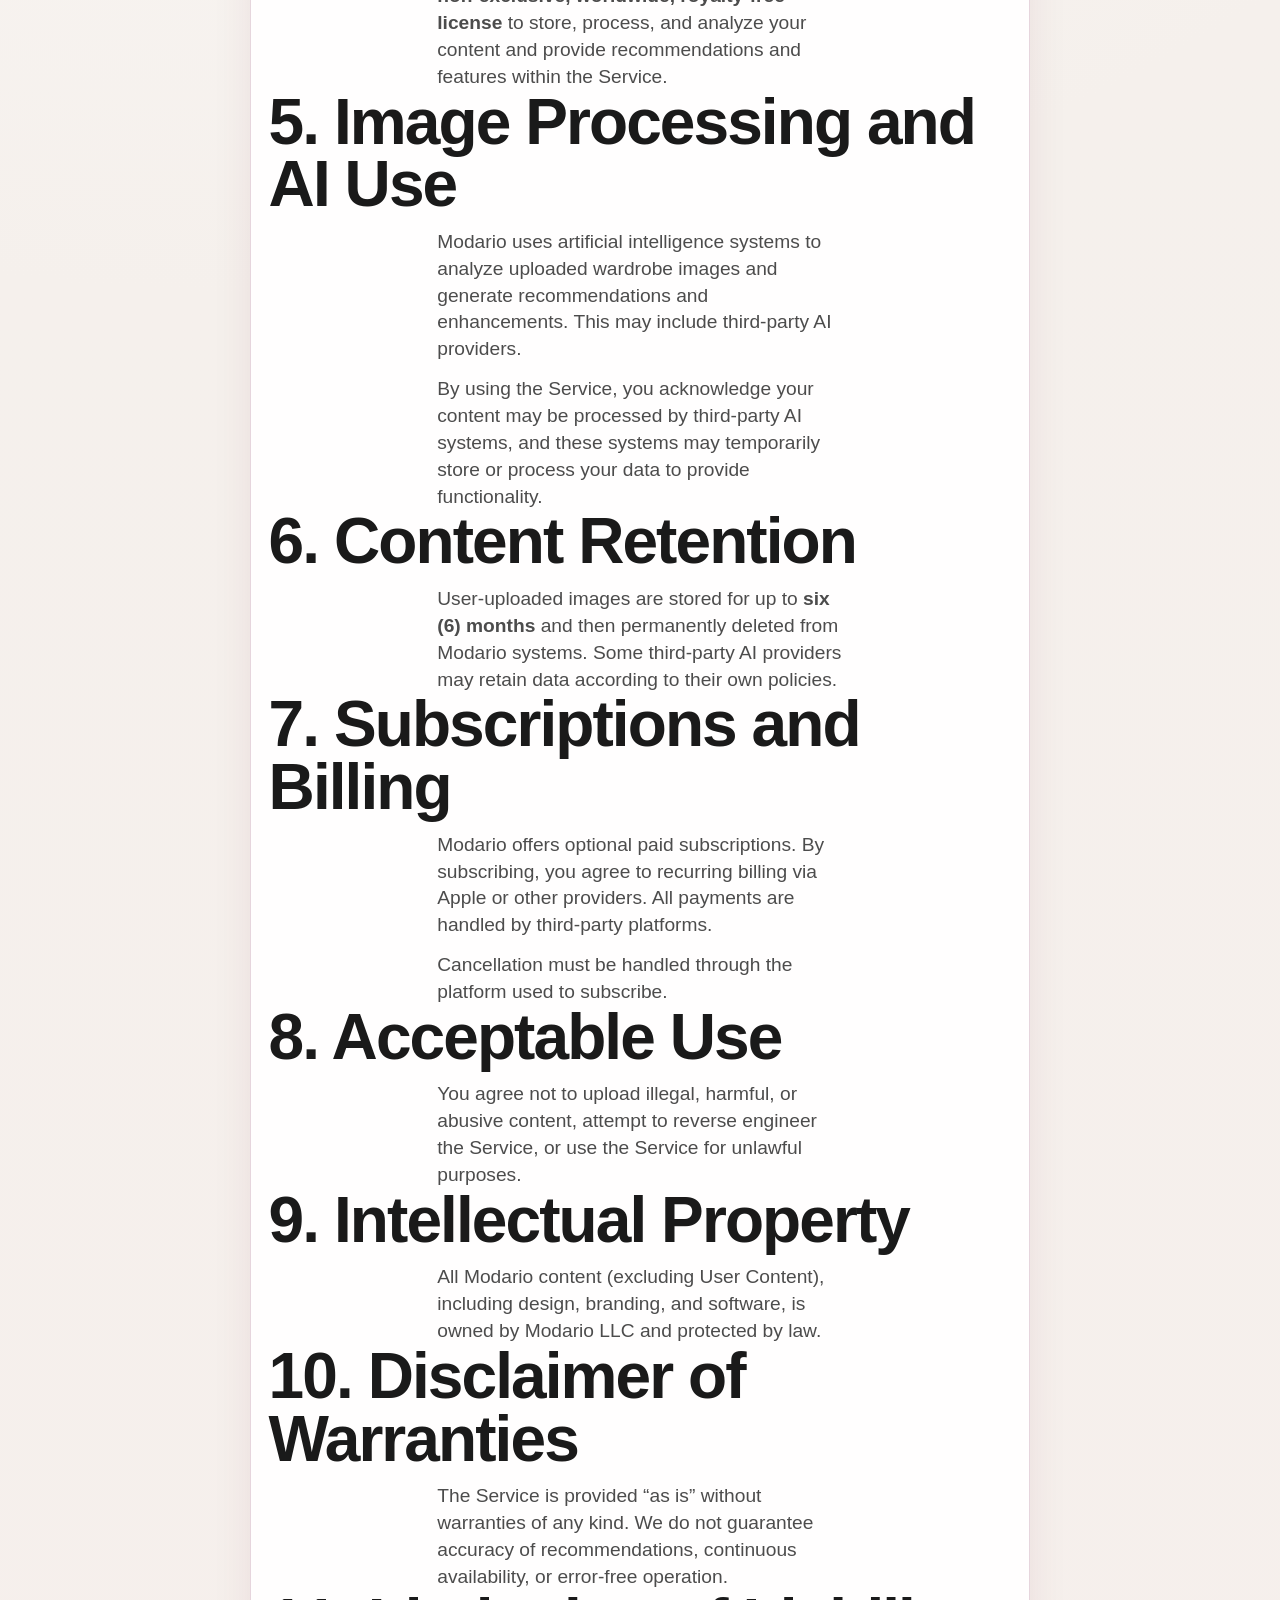
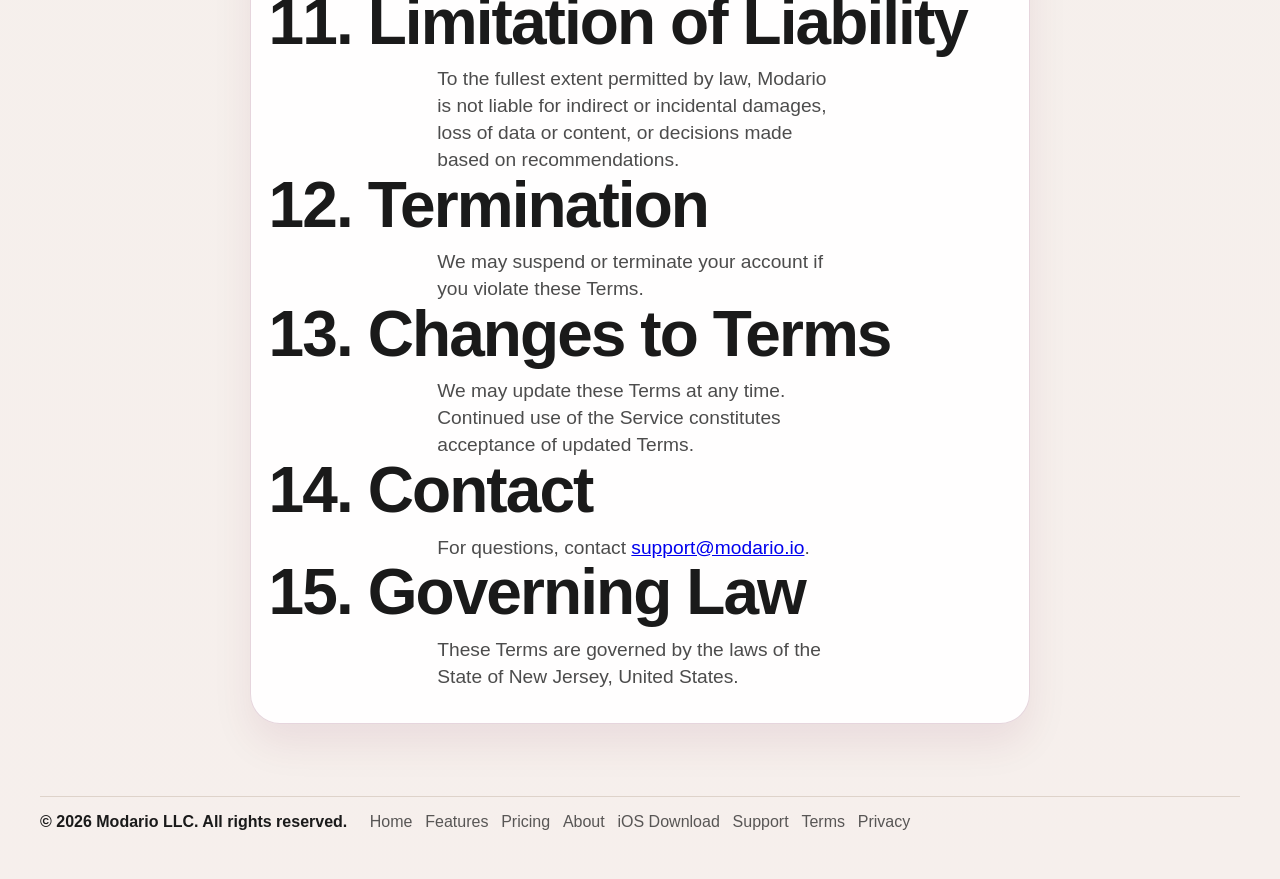
<file: terms.html>
<!doctype html>
<html lang="en">
  <head>
    <meta charset="UTF-8" />
    <meta name="viewport" content="width=device-width, initial-scale=1.0" />
    <title>Modario Terms of Service</title>
    <meta name="description" content="Read the Modario Terms of Service, including eligibility, subscriptions, and acceptable use." />
    <link rel="canonical" href="https://www.modario.io/terms.html" />
    <meta property="og:type" content="website" />
    <meta property="og:title" content="Modario Terms of Service" />
    <meta property="og:description" content="Read the terms that govern access to Modario services." />
    <meta property="og:url" content="https://www.modario.io/terms.html" />
    <meta property="og:image" content="https://www.modario.io/assets/modario-mark.svg" />
    <meta name="twitter:card" content="summary_large_image" />
    <meta name="twitter:title" content="Modario Terms of Service" />
    <meta name="twitter:description" content="Read the terms that govern access to Modario services." />
    <meta name="twitter:image" content="https://www.modario.io/assets/modario-mark.svg" />
    <link rel="icon" href="assets/favicon.svg" type="image/svg+xml" />
    <link rel="apple-touch-icon" href="assets/favicon.svg" />
    <link rel="stylesheet" href="styles.css" />
  </head>
  <body class="legal-doc">
    <header class="floating-header">
      <a class="header-brand" href="index.html" aria-label="Modario home"><img src="assets/modario-mark.svg" alt="Modario" /></a>
      <div class="header-controls">
        <button type="button" class="theme-toggle" data-theme-toggle aria-label="Switch to dark theme" aria-pressed="false">Dark</button>
        <a class="header-cta" href="index.html">Home</a>
      </div>
    </header>

    <main>
      <section class="final-cta" style="text-align: left" aria-labelledby="terms-title">
        <h1 id="terms-title">Terms of Service for Modario</h1>
        <p><strong>Effective Date:</strong> 03/06/2026</p>
        <p>Welcome to Modario. These Terms of Service (“Terms”) govern your access to and use of the Modario mobile application, website, and related services (“Service”), operated by Modario LLC (“Modario,” “we,” “us,” or “our”).</p>
        <p>By accessing or using Modario, you agree to be bound by these Terms.</p>
        <h2>1. Eligibility</h2>
        <p>You must be at least 13 years old to use the Service. If you are under 18, you must have permission from a parent or legal guardian.</p>
        <h2>2. Description of Service</h2>
        <p>Modario provides tools to upload and manage wardrobe items, generate outfit recommendations, plan outfits and schedules, receive personalized fashion insights, and access optional premium features via subscription.</p>
        <h2>3. User Accounts</h2>
        <p>You are responsible for maintaining the confidentiality of your account and all activity under your account.</p>
        <p>You agree not to use another user’s account or attempt unauthorized access to systems or data.</p>
        <h2>4. User Content</h2>
        <p>You may upload images, wardrobe data, and other content (“User Content”). You retain ownership of your content.</p>
        <p>By uploading content, you grant Modario a <strong>non-exclusive, worldwide, royalty-free license</strong> to store, process, and analyze your content and provide recommendations and features within the Service.</p>
        <h2>5. Image Processing and AI Use</h2>
        <p>Modario uses artificial intelligence systems to analyze uploaded wardrobe images and generate recommendations and enhancements. This may include third-party AI providers.</p>
        <p>By using the Service, you acknowledge your content may be processed by third-party AI systems, and these systems may temporarily store or process your data to provide functionality.</p>
        <h2>6. Content Retention</h2>
        <p>User-uploaded images are stored for up to <strong>six (6) months</strong> and then permanently deleted from Modario systems. Some third-party AI providers may retain data according to their own policies.</p>
        <h2>7. Subscriptions and Billing</h2>
        <p>Modario offers optional paid subscriptions. By subscribing, you agree to recurring billing via Apple or other providers. All payments are handled by third-party platforms.</p>
        <p>Cancellation must be handled through the platform used to subscribe.</p>
        <h2>8. Acceptable Use</h2>
        <p>You agree not to upload illegal, harmful, or abusive content, attempt to reverse engineer the Service, or use the Service for unlawful purposes.</p>
        <h2>9. Intellectual Property</h2>
        <p>All Modario content (excluding User Content), including design, branding, and software, is owned by Modario LLC and protected by law.</p>
        <h2>10. Disclaimer of Warranties</h2>
        <p>The Service is provided “as is” without warranties of any kind. We do not guarantee accuracy of recommendations, continuous availability, or error-free operation.</p>
        <h2>11. Limitation of Liability</h2>
        <p>To the fullest extent permitted by law, Modario is not liable for indirect or incidental damages, loss of data or content, or decisions made based on recommendations.</p>
        <h2>12. Termination</h2>
        <p>We may suspend or terminate your account if you violate these Terms.</p>
        <h2>13. Changes to Terms</h2>
        <p>We may update these Terms at any time. Continued use of the Service constitutes acceptance of updated Terms.</p>
        <h2>14. Contact</h2>
        <p>For questions, contact <a href="mailto:support@modario.io">support@modario.io</a>.</p>
        <h2>15. Governing Law</h2>
        <p>These Terms are governed by the laws of the State of New Jersey, United States.</p>
      </section>
    </main>

    <footer>
      <span>© 2026 Modario LLC. All rights reserved.</span>
      <nav aria-label="Footer">
        <a href="index.html">Home</a>
        <a href="features.html">Features</a>
        <a href="pricing.html">Pricing</a>
        <a href="about.html">About</a>
        <a href="https://apps.apple.com/us/app/modario/id6761445485" target="_blank" rel="noopener noreferrer">iOS Download</a>
        <a href="support.html">Support</a>
        <a href="terms.html">Terms</a>
        <a href="privacy.html">Privacy</a>
      </nav>
    </footer>
    <script src="theme-toggle.js"></script>
  </body>
</html>
</file>
<file: styles.css>
:root {
  --burgundy: #660033;
  --teal: #0f4c5c;
  --cream: #f5f0ec;
  --charcoal: #1a1a1a;
  --dusty-rose: #c48a8a;
  --sage: #a8b8a0;
  --gold: #c6a86b;
  --rose: var(--dusty-rose);
  --line: #ded3ca;
  --shadow: 0 10px 30px rgba(0, 0, 0, 0.05);
  --text-primary: #1a1a1a;
  --text-secondary: rgba(26, 26, 26, 0.78);
}

* {
  box-sizing: border-box;
}

html {
  scroll-behavior: smooth;
}

body {
  margin: 0;
  background: radial-gradient(circle at 20% 0%, #fff 0%, var(--cream) 45%, #f6efec 100%);
  color: var(--text-primary);
  font-family: 'Inter', -apple-system, BlinkMacSystemFont, 'Segoe UI', sans-serif;
  position: relative;
  overflow-x: clip;
}

main,
footer,
.floating-header {
  width: min(1120px, calc(100% - 1.5rem));
  margin: 0 auto;
}

.floating-header {
  position: sticky;
  top: 0.8rem;
  z-index: 30;
  display: flex;
  justify-content: center;
  align-items: center;
  margin-top: 0.8rem;
  padding: 0.5rem 0.7rem;
  border-radius: 999px;
  background: rgba(255, 255, 255, 0.78);
  border: 1px solid rgba(255, 255, 255, 0.95);
  box-shadow: var(--shadow);
  backdrop-filter: blur(8px);
  min-height: 56px;
  overflow: hidden;
}






.header-brand {
  position: absolute;
  left: 50%;
  transform: translateX(-50%);
  display: inline-flex;
  align-items: center;
  justify-content: center;
  width: min(176px, 42vw);
  max-height: 34px;
}

.header-brand img {
  width: auto;
  max-width: 100%;
  max-height: 34px;
  height: 100%;
  display: block;
}

.back-to-top-fab {
  animation: fab-pulse 2.4s ease-in-out infinite;
  position: fixed;
  right: 1rem;
  bottom: calc(1rem + env(safe-area-inset-bottom));
  z-index: 140;
  min-width: 44px;
  height: 44px;
  padding: 0 10px;
  border: 0;
  border-radius: 999px;
  background: linear-gradient(140deg, #660033, #8a3b57);
  color: #fff;
  font-size: 0.95rem;
  font-weight: 700;
  box-shadow: 0 14px 28px rgba(102, 0, 51, 0.32);
  display: grid;
  place-items: center;
  cursor: pointer;
  opacity: 0.9;
  transform: translateY(0) scale(0.96);
  pointer-events: auto;
  transition: transform 260ms cubic-bezier(.2,.8,.2,1), opacity 220ms ease, box-shadow 260ms ease;
}

.back-to-top-fab::before {
  content: '';
  position: absolute;
  inset: -6px;
  border-radius: inherit;
  border: 2px solid rgba(138, 59, 87, 0.28);
  transform: scale(0.82);
  opacity: 0;
  transition: transform 260ms ease, opacity 260ms ease;
}

body.is-scrolled .back-to-top-fab {
  animation: fab-pulse 2.4s ease-in-out infinite;
  opacity: 1;
  transform: translateY(-2px) scale(1);
  pointer-events: auto;
  box-shadow: 0 18px 34px rgba(102, 0, 51, 0.4);
}

body.is-scrolled .back-to-top-fab::before {
  opacity: 1;
  transform: scale(1);
}

.back-to-top-fab:active {
  transform: translateY(0) scale(0.95);
}
.header-cta {
  display: inline-flex;
  align-items: center;
  justify-content: center;
  gap: 0.4rem;
  min-height: 44px;
  text-decoration: none;
  color: #fff;
  background: linear-gradient(135deg, #660033, #7b1f49);
  border: 1px solid rgba(102, 0, 51, 0.36);
  border-radius: 999px;
  padding: 10px 14px;
  font-weight: 600;
  font-size: 0.85rem;
  line-height: 1;
  letter-spacing: 0.01em;
  box-shadow: 0 10px 22px rgba(102, 0, 51, 0.2);
}

.header-cta:hover {
  background: linear-gradient(135deg, #5c002e, #701b42);
}

.header-cta svg {
  width: 0.95rem;
  height: 0.95rem;
  fill: currentColor;
  flex-shrink: 0;
}

.header-cta .mobile-label {
  display: none;
}

.header-controls {
  margin-left: auto;
  display: inline-flex;
  align-items: center;
  gap: 0.5rem;
}

.theme-toggle {
  position: absolute;
  left: 0.7rem;
  top: 50%;
  transform: translateY(-50%);
  z-index: 1;
  border: 1px solid rgba(15, 76, 92, 0.35);
  background: rgba(15, 76, 92, 0.1);
  color: var(--teal);
  border-radius: 999px;
  padding: 10px 14px;
  font-size: 0.83rem;
  font-weight: 600;
  cursor: pointer;
}

main {
  padding: 4rem 0 4.5rem;
  position: relative;
  z-index: 2;
}

.ambient-bg-layer {
  position: fixed;
  inset: 0;
  pointer-events: none;
  z-index: 0;
  overflow: clip;
}

.ambient-bg-image {
  --ambient-offset: 0px;
  --ambient-drift-x: 0px;
  --ambient-drift-y: 0px;
  position: absolute;
  width: clamp(140px, 22vw, 300px);
  max-width: 30vw;
  opacity: 0.21;
  filter: saturate(0.74) blur(1.8px);
  border-radius: 34px;
  transform: translate3d(var(--ambient-drift-x), calc((var(--ambient-offset) * -1) + var(--ambient-drift-y)), 0) scale(1.02);
  transition: opacity 320ms ease, transform 420ms ease-out;
  mix-blend-mode: multiply;
  will-change: transform;
}

.ambient-bg-image--one {
  top: 11vh;
  right: -8vw;
}

.ambient-bg-image--two {
  top: 41vh;
  left: -11vw;
}

.ambient-bg-image--three {
  top: 72vh;
  right: 8vw;
}

.ambient-bg-image--four {
  top: 24vh;
  left: 18vw;
}

.ambient-bg-image--five {
  top: 58vh;
  right: 28vw;
}

.ambient-bg-image--six {
  top: 84vh;
  left: 26vw;
}

.support-hero {
  margin-top: 4.25rem;
}

.support-hero h1 {
  font-size: clamp(2.5rem, 13vw, 4.2rem);
  letter-spacing: -0.04em;
}

.support-hero p,
.support-card p,
.support-faq p {
  margin-top: 0.85rem;
  font-size: clamp(1rem, 3vw, 1.12rem);
  line-height: 1.5;
  color: var(--text-secondary);
}

.support-card,
.support-faq {
  max-width: 780px;
  margin-inline: auto;
  border-radius: 26px;
  background: rgba(255, 255, 255, 0.92);
  border: 1px solid rgba(102, 0, 51, 0.16);
  box-shadow: 0 20px 40px rgba(102, 0, 51, 0.08);
  padding: 1.8rem 1.15rem;
}

.support-card {
  margin-top: 2rem;
}

.support-card h2,
.support-faq h2 {
  font-size: clamp(1.6rem, 6.8vw, 2.4rem);
  line-height: 1.05;
}

.pricing-table-wrap {
  margin-top: 1rem;
  overflow-x: auto;
}

.pricing-table {
  width: 100%;
  border-collapse: collapse;
  text-align: left;
  background: rgba(255, 255, 255, 0.85);
  border: 1px solid var(--line);
  border-radius: 14px;
  overflow: hidden;
}

.pricing-table th,
.pricing-table td {
  padding: 0.75rem 0.8rem;
  border-bottom: 1px solid var(--line);
  font-size: 0.95rem;
}

.pricing-table thead th {
  font-size: 0.9rem;
  text-transform: uppercase;
  letter-spacing: 0.03em;
  color: var(--teal);
  background: rgba(15, 76, 92, 0.08);
}

.pricing-table tbody tr:last-child th,
.pricing-table tbody tr:last-child td {
  border-bottom: 0;
}

.support-email {
  color: var(--burgundy);
  font-weight: 700;
  text-decoration: none;
  border-bottom: 1px solid rgba(102, 0, 51, 0.26);
}

.support-email:hover {
  color: #4d0026;
  border-bottom-color: rgba(77, 0, 38, 0.44);
}

.support-faq {
  margin-top: 1.3rem;
  text-align: left;
}

.support-faq .eyebrow,
.support-faq h2 {
  text-align: center;
}

.faq-list {
  margin-top: 1.2rem;
  display: grid;
  gap: 0.75rem;
}

.faq-item {
  border: 1px solid var(--line);
  border-radius: 16px;
  background: #fff;
  box-shadow: 0 10px 22px rgba(26, 26, 26, 0.04);
  overflow: hidden;
}

.faq-item summary {
  list-style: none;
  cursor: pointer;
  padding: 1rem 1rem;
  font-size: 1rem;
  font-weight: 600;
  color: var(--charcoal);
  display: flex;
  align-items: center;
  justify-content: space-between;
  gap: 0.6rem;
}

.faq-item summary::-webkit-details-marker {
  display: none;
}

.faq-item summary::after {
  content: '+';
  color: var(--dusty-rose);
  font-size: 1.2rem;
  line-height: 1;
  font-weight: 600;
}

.faq-item[open] summary::after {
  content: '−';
}

.faq-item p {
  margin: 0;
  padding: 0 1rem 1rem;
  font-size: 0.97rem;
}

.faq-item summary:focus-visible {
  outline: 2px solid rgba(196, 138, 138, 0.6);
  outline-offset: -2px;
}

section {
  margin-top: 6rem;
  text-align: center;
}

.eyebrow {
  margin: 0 0 1rem;
  text-transform: uppercase;
  letter-spacing: 0.1em;
  font-size: 0.72rem;
  font-weight: 700;
  color: var(--dusty-rose);
}

.feature-label-gold {
  color: var(--gold);
}

.legal-doc h2,
.legal-doc h3 {
  color: var(--charcoal);
}


h1,
h2,
h3,
p {
  margin: 0;
}

h1 {
  font-size: clamp(3rem, 14vw, 6rem);
  letter-spacing: -0.04em;
  line-height: 1.04;
}

.hero-title {
  margin-inline: auto;
  max-width: 10ch;
}

.hero-title span {
  display: block;
}

.type-style {
  position: relative;
  display: inline-block;
  width: 5ch;
  margin-inline: auto;
  white-space: nowrap;
  overflow: hidden;
  padding-bottom: 0.08em;
  background: linear-gradient(110deg, #4d0026 0%, #660033 40%, #c48a8a 100%);
  background-size: 180% 100%;
  -webkit-background-clip: text;
  background-clip: text;
  color: transparent;
  text-shadow: 0 6px 18px rgba(102, 0, 51, 0.16);
  animation:
    typing-style 1.35s steps(5, end) 0.1s 1 both,
    shimmer-style 4s ease-in-out 1.6s infinite alternate;
}

.type-style::after {
  content: '';
  position: absolute;
  top: 0.06em;
  right: 0;
  width: 0.08em;
  height: 0.86em;
  border-radius: 999px;
  background: rgba(102, 0, 51, 0.9);
  box-shadow: 0 0 12px rgba(138, 59, 87, 0.4);
  animation: caret-glow 900ms step-end infinite;
}

.with-modario {
  white-space: normal;
}

h2 {
  font-size: clamp(2rem, 9vw, 4rem);
  letter-spacing: -0.03em;
  line-height: 0.98;
}

h3 {
  font-size: 1.2rem;
}

h3 {
  color: var(--gold);
}

.hero-subtext,
.story-copy p,
.product-ui > p,
.social-proof > p,
.feature-strip > p,
.final-cta > p,
.feature p,
.testimonial p {
  margin-top: 0.8rem;
  font-size: clamp(1.02rem, 3.3vw, 1.2rem);
  line-height: 1.4;
  color: var(--text-secondary);
  max-width: 38ch;
  margin-left: auto;
  margin-right: auto;
}

.hero-cta-row {
  margin-top: 1.5rem;
  display: flex;
  flex-direction: column;
  gap: 0.75rem;
  align-items: center;
  justify-content: center;
}

.modario-intro {
  margin-top: 2rem;
  max-width: 860px;
  margin-inline: auto;
  padding: 0.5rem 0.25rem;
}

.modario-intro p {
  margin: 0;
  font-size: clamp(1.04rem, 2.5vw, 1.2rem);
  line-height: 1.6;
  color: var(--text-secondary);
}

.modario-intro-animated {
  position: relative;
  display: grid;
  gap: 0.2rem;
  text-wrap: pretty;
  font-size: clamp(1.08rem, 2.7vw, 1.24rem);
  letter-spacing: -0.01em;
  animation: intro-fade-up 900ms ease-out 120ms both;
}

.modario-intro-animated::after {
  content: '';
  position: absolute;
  left: 5%;
  right: 5%;
  bottom: -0.35rem;
  height: 2px;
  border-radius: 999px;
  background: linear-gradient(90deg, rgba(198, 168, 107, 0), rgba(198, 168, 107, 0.85), rgba(198, 168, 107, 0));
  background-size: 200% 100%;
  animation: intro-shimmer 4.5s ease-in-out infinite;
}

.intro-line {
  display: block;
  opacity: 0;
  transform: translateY(10px);
  animation: intro-line-reveal 650ms ease forwards;
}

.intro-line:nth-child(1) {
  animation-delay: 140ms;
}

.intro-line:nth-child(2) {
  animation-delay: 290ms;
}

.intro-line:nth-child(3) {
  animation-delay: 430ms;
}

.intro-line:nth-child(4) {
  animation-delay: 560ms;
}

.intro-highlight-burgundy {
  color: var(--burgundy);
  font-weight: 700;
}

.intro-highlight-burgundy-soft {
  color: #8b3d5e;
  font-weight: 700;
}

.intro-emphasis {
  font-size: 1.08em;
  font-weight: 800;
  color: var(--burgundy);
  text-shadow: 0 4px 14px rgba(102, 0, 51, 0.16);
  animation: intro-word-pop 2.8s ease-in-out infinite;
}

.btn,
.waitlist-form button {
  text-decoration: none;
  border-radius: 999px;
  padding: 14px 26px;
  font-weight: 600;
  font-size: 1rem;
  border: 1px solid transparent;
  text-align: center;
}

.btn {
  display: inline-flex;
  align-items: center;
  justify-content: center;
}

.btn.primary,
.waitlist-form button {
  background: var(--burgundy);
  color: #fff;
}

.btn.secondary {
  background: rgba(15, 76, 92, 0.1);
  color: var(--teal);
  border-color: rgba(15, 76, 92, 0.4);
}

.btn.is-disabled {
  opacity: 0.6;
  pointer-events: none;
  cursor: not-allowed;
}

.btn.is-invisible {
  display: none;
}

.app-store-badge {
  gap: 0.72rem;
  background: linear-gradient(135deg, #660033, #7b1f49);
  color: #fff;
  border-color: rgba(102, 0, 51, 0.34);
  padding: 0.65rem 1.15rem;
  box-shadow: 0 16px 30px rgba(102, 0, 51, 0.18);
}

.app-store-badge svg {
  width: 1.4rem;
  height: 1.4rem;
  fill: currentColor;
  flex-shrink: 0;
}

.app-store-badge span {
  display: inline-flex;
  flex-direction: column;
  text-align: left;
  line-height: 1.05;
  letter-spacing: 0.01em;
}

.app-store-badge span strong {
  font-size: 0.66rem;
  font-weight: 500;
  letter-spacing: 0.02em;
}

.app-store-badge span {
  font-size: 1.06rem;
  font-weight: 600;
}

.story,
.product-ui,
.social-proof,
.feature-strip,
.final-cta {
  padding: 0;
  border: 0;
  background: transparent;
  box-shadow: none;
}

.story-visual,
.ui-gradient-card,
.testimonial,
.feature,
.final-cta .waitlist-form {
  margin-top: 1.2rem;
}

.story-visual {
  border-radius: 20px;
  overflow: hidden;
}

.story-visual img {
  width: 100%;
  height: 260px;
  object-fit: cover;
  display: block;
}

.mornings-gallery {
  background: transparent;
  border: 0;
  padding: 0;
}

.mornings-gallery-track {
  display: flex;
  gap: 0.8rem;
  overflow-x: auto;
  scroll-snap-type: x mandatory;
  scroll-behavior: smooth;
  padding-bottom: 0.35rem;
}

.mornings-gallery-track {
  scrollbar-width: none;
}

.mornings-gallery-track::-webkit-scrollbar {
  display: none;
}

.mornings-gallery-item {
  margin: 0;
  min-width: 100%;
  background: transparent;
  border-radius: 20px;
  overflow: hidden;
  border: 0;
  scroll-snap-align: start;
}

.mornings-gallery-item img {
  height: 260px;
}


.mornings-gallery-controls {
  margin-top: 0.9rem;
  display: flex;
  justify-content: center;
  align-items: center;
  gap: 0.6rem;
}

.gallery-btn {
  width: 34px;
  height: 34px;
  border-radius: 999px;
  border: 1px solid var(--line);
  background: rgba(255, 255, 255, 0.95);
  color: var(--teal);
  font-size: 1rem;
  cursor: pointer;
}

.gallery-btn:hover {
  background: rgba(168, 184, 160, 0.28);
}

.ui-gradient-card {
  border-radius: 24px;
  padding: 1.4rem;
  background: linear-gradient(135deg, #660033, #0f4c5c, #c48a8a);
}

.product-ui-image {
  width: 100%;
  display: block;
  border-radius: 18px;
  border: 1px solid rgba(255, 255, 255, 0.65);
  box-shadow: 0 12px 26px rgba(0, 0, 0, 0.16);
}

.testimonial-grid,
.feature-grid {
  margin-top: 1.2rem;
  display: grid;
  gap: 0.85rem;
}

.testimonial-grid {
  display: flex;
  overflow-x: auto;
  scroll-snap-type: x mandatory;
  padding-bottom: 0.3rem;
}

.testimonial-grid {
  scrollbar-width: none;
}

.testimonial-grid::-webkit-scrollbar {
  display: none;
}

.testimonial,
.feature {
  padding: 1rem;
  border-radius: 16px;
  background: #fff;
  border: 1px solid var(--line);
  box-shadow: 0 10px 24px rgba(168, 184, 160, 0.16);
}

.testimonial {
  min-width: 84%;
  scroll-snap-align: start;
}

.testimonial span {
  display: block;
  margin-top: 0.7rem;
  color: rgba(26, 26, 26, 0.64);
  font-size: 0.95rem;
}

.final-cta {
  text-align: center;
  max-width: 780px;
  margin-inline: auto;
  padding: 2rem 1.1rem;
  border-radius: 30px;
  background: rgba(255, 255, 255, 0.92);
  border: 1px solid rgba(102, 0, 51, 0.16);
  box-shadow: 0 20px 40px rgba(102, 0, 51, 0.08);
}


.final-cta p,
.final-cta h2 {
  margin-inline: auto;
}

.final-cta .btn {
  margin-top: 1rem;
}

.waitlist-form {
  margin-top: 1.2rem;
  display: flex;
  flex-direction: column;
  gap: 0.7rem;
  max-width: 620px;
  margin-inline: auto;
}

.waitlist-form input {
  width: 100%;
  border-radius: 999px;
  border: 2px solid rgba(102, 0, 51, 0.28);
  background: #fff;
  padding: 1.05rem 1.2rem;
  font-size: 1.05rem;
  font-weight: 500;
  box-shadow: 0 10px 24px rgba(102, 0, 51, 0.12);
}

.waitlist-form input::placeholder {
  color: rgba(26, 26, 26, 0.56);
}

.waitlist-form input:focus {
  outline: none;
  border-color: var(--sage);
  box-shadow: 0 0 0 4px rgba(168, 184, 160, 0.24);
}

.waitlist-form button:disabled {
  opacity: 0.72;
  cursor: not-allowed;
}

.form-status {
  margin-top: 0.75rem;
  min-height: 1.3rem;
  font-size: 0.95rem;
  font-weight: 500;
}

.form-status[data-state='pending'] {
  color: rgba(26, 26, 26, 0.75);
}

.form-status[data-state='success'] {
  color: var(--teal);
}

.form-status[data-state='error'] {
  color: #9c1f1f;
}

footer {
  margin-bottom: 2rem;
  padding: 1rem 0;
  display: grid;
  grid-template-columns: 1fr auto 1fr;
  align-items: center;
  gap: 1rem;
  border-top: 1px solid var(--line);
}

footer span {
  font-weight: 700;
  justify-self: start;
}

footer nav {
  display: flex;
  flex-wrap: wrap;
  gap: 0.8rem;
  grid-column: 2;
}

footer a {
  color: rgba(26, 26, 26, 0.72);
  text-decoration: none;
}

footer a:hover {
  color: var(--teal);
}

.footer-instagram-link {
  display: inline-flex;
  align-items: center;
  justify-content: center;
  width: 1.3rem;
  height: 1.3rem;
}

.footer-instagram-link svg {
  width: 100%;
  height: 100%;
  fill: currentColor;
}

@media (max-width: 699px) {
  .ambient-bg-image {
    width: clamp(120px, 34vw, 220px);
    max-width: 42vw;
    opacity: 0.15;
  }

  .ambient-bg-image--one {
    top: 15vh;
    right: -15vw;
  }

  .ambient-bg-image--two {
    top: 44vh;
    left: -20vw;
  }

  .ambient-bg-image--three {
    top: 73vh;
    right: -10vw;
  }

  .ambient-bg-image--four {
    top: 27vh;
    left: 8vw;
  }

  .ambient-bg-image--five {
    top: 55vh;
    right: 2vw;
  }

  .ambient-bg-image--six {
    top: 83vh;
    left: 2vw;
  }

  footer {
    grid-template-columns: 1fr;
    justify-items: center;
    text-align: center;
    gap: 0.75rem;
    padding: 0.85rem 0 1.1rem;
  }

  footer span {
    justify-self: center;
    font-size: 0.78rem;
    font-weight: 600;
    line-height: 1.35;
    letter-spacing: 0.01em;
  }

  footer nav {
    grid-column: 1;
    justify-content: center;
    row-gap: 0.55rem;
    column-gap: 0.7rem;
  }

  footer a {
    font-size: 0.88rem;
  }

  .footer-instagram-link {
    width: 1.15rem;
    height: 1.15rem;
  }
}


.modal-layer[hidden],
.site-modal[hidden] {
  display: none;
}

body.modal-open {
  overflow: hidden;
}

.modal-layer {
  position: fixed;
  inset: 0;
  z-index: 120;
  background: rgba(22, 14, 19, 0.42);
  backdrop-filter: blur(8px);
  -webkit-backdrop-filter: blur(8px);
  display: grid;
  place-items: center;
  padding: 1rem;
}

.site-modal {
  position: relative;
  width: min(1100px, calc(100vw - 2rem));
  height: calc(100vh - 2rem);
  overflow-y: auto;
  border-radius: 24px;
  background: rgba(255, 255, 255, 0.98);
  border: 1px solid rgba(102, 0, 51, 0.16);
  box-shadow: 0 30px 70px rgba(26, 26, 26, 0.3);
  padding: 1.25rem 1.2rem 2rem;
  text-align: left;
}



#about-modal {
  width: min(760px, calc(100vw - 2rem));
  height: auto;
  max-height: calc(100vh - 2rem);
}

#waitlist-modal {
  width: min(640px, calc(100vw - 2rem));
  height: auto;
  max-height: calc(100vh - 2rem);
  text-align: center;
}

#waitlist-modal .final-cta {
  max-width: 560px;
  margin: 0.25rem auto 0;
}

#waitlist-modal .waitlist-form {
  flex-direction: column;
}

#waitlist-modal .waitlist-form button {
  white-space: nowrap;
}
.site-modal .eyebrow,
.site-modal h2,
.site-modal p {
  margin-left: 0;
  margin-right: 0;
}

.site-modal p {
  margin-top: 0.75rem;
  max-width: none;
}

.site-modal h3 {
  margin-top: 1rem;
}

.site-modal a {
  color: var(--teal);
}

.modal-close {
  position: sticky;
  top: 0.35rem;
  margin-left: auto;
  display: grid;
  place-items: center;
  width: 38px;
  height: 38px;
  border-radius: 999px;
  border: 1px solid rgba(102, 0, 51, 0.25);
  background: #fff;
  color: var(--teal);
  font-size: 1.4rem;
  line-height: 1;
  cursor: pointer;
}

.sr-only {
  position: absolute;
  width: 1px;
  height: 1px;
  margin: -1px;
  padding: 0;
  border: 0;
  overflow: hidden;
  clip: rect(0, 0, 0, 0);
}

.reveal {
  opacity: 0;
  transform: translateY(18px);
  animation: fade-up 0.8s ease forwards;
}

.reveal:nth-of-type(2) { animation-delay: 0.08s; }
.reveal:nth-of-type(3) { animation-delay: 0.14s; }
.reveal:nth-of-type(4) { animation-delay: 0.2s; }
.reveal:nth-of-type(5) { animation-delay: 0.26s; }

.card-lift {
  transition: transform 220ms ease, box-shadow 220ms ease;
}

.card-lift:hover {
  transform: translateY(-4px);
  box-shadow: 0 18px 35px rgba(198, 168, 107, 0.24);
}

.feature-story .story-copy,
.feature-story .story-visual {
  transition: transform 500ms ease, opacity 500ms ease;
}

.feature-story .story-copy {
  opacity: 0.4;
  transform: translateY(18px);
}

.feature-story .story-visual {
  opacity: 0.4;
  transform: translateY(18px);
}

.feature-story.is-active .story-copy,
.feature-story.is-active .story-visual {
  opacity: 1;
  transform: translate(0, 0);
}

@keyframes fade-up {
  to {
    opacity: 1;
    transform: translateY(0);
  }
}

@keyframes typing-style {
  from { width: 0; }
  to { width: 5ch; }
}

@keyframes shimmer-style {
  from { background-position: 0% 50%; }
  to { background-position: 100% 50%; }
}

@keyframes fab-pulse {
  0% { box-shadow: 0 14px 28px rgba(102, 0, 51, 0.28); }
  50% { box-shadow: 0 18px 34px rgba(138, 59, 87, 0.38); }
  100% { box-shadow: 0 14px 28px rgba(102, 0, 51, 0.28); }
}

@keyframes caret-glow {
  50% {
    opacity: 0;
    box-shadow: none;
  }
}

@media (prefers-reduced-motion: reduce) {
  .reveal,
  .card-lift,
  .type-style,
  .type-style::after {
    animation: none;
    transition: none;
    transform: none;
    opacity: 1;
  }

  .feature-story .story-copy,
  .feature-story .story-visual {
    opacity: 1;
    transform: none;
  }

  .type-style {
    white-space: normal;
    color: var(--charcoal);
    background: none;
    text-shadow: none;
  }

  .type-style::after {
    display: none;
  }

  .ambient-bg-image {
    transform: none;
    transition: none;
  }
}


@media (min-width: 700px) {
  .story.mornings-layout {
    display: grid;
    grid-template-columns: 1.05fr 1fr;
    gap: 2rem;
    align-items: center;
  }

  .story.mornings-layout .story-visual {
    margin-top: 0;
    order: 1;
  }

  .story.mornings-layout .story-copy {
    order: 2;
  }
}

@media (min-width: 860px) {
  main,
  footer,
  .floating-header {
    width: min(1200px, calc(100% - 4rem));
  }

  .header-cta {
    padding: 10px 18px;
  }

  section {
    margin-top: 7.5rem;
  }

  .hero-cta-row {
    flex-direction: row;
  }

  .story {
    display: grid;
    grid-template-columns: 1.05fr 1fr;
    gap: 2rem;
    align-items: center;
  }

  .story.reverse .story-copy {
    order: 2;
  }

  .story.reverse .story-visual {
    order: 1;
  }

  .story-visual {
    margin-top: 0;
  }

  .story-visual img {
    height: 360px;
  }

  .feature-story .story-copy {
    transform: translateX(-42px);
  }

  .feature-story .story-visual {
    transform: translateX(42px);
  }

  .feature-story.reverse .story-copy {
    transform: translateX(42px);
  }

  .feature-story.reverse .story-visual {
    transform: translateX(-42px);
  }

  .mornings-gallery-controls {
    justify-content: center;
  }

  .testimonial-grid {
    display: grid;
    grid-template-columns: repeat(2, minmax(0, 1fr));
    overflow: visible;
  }

  .testimonial {
    min-width: 0;
  }

  .feature-grid {
    grid-template-columns: repeat(3, minmax(0, 1fr));
  }

  .waitlist-form {
    flex-direction: row;
  }

  .waitlist-form input {
    flex: 1;
  }

  .waitlist-form button {
    white-space: nowrap;
  }

  .support-card,
  .support-faq {
    padding: 2.2rem 2rem;
  }

  .faq-item summary {
    padding: 1.05rem 1.1rem;
    font-size: 1.03rem;
  }

  .faq-item p {
    padding: 0 1.1rem 1.05rem;
    font-size: 1rem;
  }
}

body[data-theme='dark'] {
  --charcoal: #e9edf3;
  --text-primary: #e9edf3;
  --text-secondary: rgba(233, 237, 243, 0.8);
  background: radial-gradient(circle at 20% 0%, #1a2028 0%, #11161d 52%, #0c1016 100%);
}

body[data-theme='dark'] .floating-header {
  background: rgba(19, 25, 33, 0.88);
  border-color: rgba(233, 237, 243, 0.14);
}

body[data-theme='dark'] .support-card,
body[data-theme='dark'] .support-faq,
body[data-theme='dark'] .final-cta,
body[data-theme='dark'] .site-modal,
body[data-theme='dark'] .faq-item,
body[data-theme='dark'] .testimonial,
body[data-theme='dark'] .feature {
  background: rgba(25, 33, 43, 0.92);
  border-color: rgba(233, 237, 243, 0.12);
  box-shadow: 0 20px 40px rgba(0, 0, 0, 0.3);
}

body[data-theme='dark'] .waitlist-form input,
body[data-theme='dark'] .modal-close,
body[data-theme='dark'] .gallery-btn {
  background: rgba(20, 27, 36, 0.94);
  color: var(--text-primary);
  border-color: rgba(233, 237, 243, 0.24);
}

body[data-theme='dark'] .modal-layer {
  background: rgba(4, 8, 13, 0.58);
}

body[data-theme='dark'] footer {
  border-top-color: rgba(233, 237, 243, 0.16);
}

body[data-theme='dark'] .support-email,
body[data-theme='dark'] .site-modal a {
  color: #f5d8ab;
  border-bottom-color: rgba(245, 216, 171, 0.52);
}

body[data-theme='dark'] .header-cta {
  color: #fff;
  background: linear-gradient(135deg, #8f3658, #a74970);
  border-color: rgba(245, 216, 171, 0.28);
}

body[data-theme='dark'] .header-cta:hover {
  background: linear-gradient(135deg, #9b4264, #b35679);
}

body[data-theme='dark'] .pricing-table {
  background: rgba(20, 27, 36, 0.88);
  border-color: rgba(233, 237, 243, 0.2);
}

body[data-theme='dark'] .pricing-table th,
body[data-theme='dark'] .pricing-table td {
  border-bottom-color: rgba(233, 237, 243, 0.14);
}

body[data-theme='dark'] .pricing-table thead th {
  color: #9ed7df;
  background: rgba(15, 76, 92, 0.24);
}

body[data-theme='dark'] .support-hero p,
body[data-theme='dark'] .support-card p,
body[data-theme='dark'] .support-faq p,
body[data-theme='dark'] .hero-subtext,
body[data-theme='dark'] .story-copy p,
body[data-theme='dark'] .product-ui > p,
body[data-theme='dark'] .social-proof > p,
body[data-theme='dark'] .feature-strip > p,
body[data-theme='dark'] .final-cta > p,
body[data-theme='dark'] .feature p,
body[data-theme='dark'] .testimonial p,
body[data-theme='dark'] .form-status[data-state='pending'],
body[data-theme='dark'] footer a,
body[data-theme='dark'] .top-nav a,
body[data-theme='dark'] .waitlist-form input::placeholder,
body[data-theme='dark'] .testimonial span {
  color: var(--text-secondary);
}

body[data-theme='dark'] .faq-item summary,
body[data-theme='dark'] .form-status[data-state='pending'],
body[data-theme='dark'] footer span,
body[data-theme='dark'] .legal-doc h2,
body[data-theme='dark'] .legal-doc h3 {
  color: var(--text-primary);
}

body[data-theme='dark'] .theme-toggle {
  border-color: rgba(233, 237, 243, 0.28);
  background: rgba(233, 237, 243, 0.08);
  color: var(--text-primary);
}

body[data-theme='dark'] .intro-highlight-burgundy,
body[data-theme='dark'] .intro-emphasis {
  color: #f0a7c4;
}

body[data-theme='dark'] .intro-highlight-burgundy-soft {
  color: #d08aaa;
}

@keyframes intro-fade-up {
  from {
    opacity: 0;
    transform: translateY(12px);
    filter: blur(2px);
  }
  to {
    opacity: 1;
    transform: translateY(0);
    filter: blur(0);
  }
}

@keyframes intro-shimmer {
  0%,
  100% {
    background-position: 0% 50%;
    opacity: 0.55;
  }
  50% {
    background-position: 100% 50%;
    opacity: 1;
  }
}

@keyframes intro-line-reveal {
  to {
    opacity: 1;
    transform: translateY(0);
  }
}

@keyframes intro-word-pop {
  0%,
  100% {
    transform: translateY(0);
    filter: saturate(1);
  }
  50% {
    transform: translateY(-1px);
    filter: saturate(1.2);
  }
}

@media (max-width: 640px) {
  .back-to-top-fab {
    animation: fab-pulse 2.4s ease-in-out infinite;
    right: 0.75rem;
    bottom: calc(0.75rem + env(safe-area-inset-bottom));
    min-width: 50px;
    height: 50px;
    font-size: 0.9rem;
  }

  .modal-layer {
    padding: 0.75rem;
  }

  .site-modal {
    width: min(94vw, 760px);
    height: auto;
    max-height: calc(100vh - 1.5rem);
    border-radius: 20px;
    padding: 1rem 1rem 1.35rem;
  }

  #about-modal {
    width: min(92vw, 680px);
    height: auto;
    max-height: calc(100vh - 1.5rem);
  }

  #waitlist-modal {
    width: min(94vw, 640px);
    max-height: calc(100vh - 1.5rem);
  }
}


/* Home page */
.site-home .floating-header {
  justify-content: space-between;
  padding-inline: 1rem;
}

.brand-link {
  color: var(--teal);
  text-decoration: none;
  font-weight: 800;
  letter-spacing: 0.02em;
}

.top-nav {
  display: flex;
  align-items: center;
  gap: 0.8rem;
}

.top-nav a {
  text-decoration: none;
  color: rgba(26, 26, 26, 0.75);
  font-weight: 500;
  font-size: 0.92rem;
}

.home-hero {
  max-width: 920px;
  margin-inline: auto;
}

.fade-in-landing {
  opacity: 0;
  animation: landing-fade-in 1.1s ease forwards;
}

@keyframes landing-fade-in {
  from {
    opacity: 0;
    transform: translateY(24px);
  }

  to {
    opacity: 1;
    transform: translateY(0);
  }
}

@media (max-width: 700px) {
  .floating-header {
    padding: 0.42rem 0.6rem;
  }

  .header-brand {
    width: min(150px, 43vw);
  }

  .header-cta {
    padding: 10px 12px;
    font-size: 0.8rem;
  }

  .header-cta .desktop-label {
    display: none;
  }

  .header-cta .mobile-label {
    display: inline;
  }

  .site-home .floating-header {
    flex-wrap: wrap;
    gap: 0.55rem;
    justify-content: center;
  }

  .top-nav {
    width: 100%;
    justify-content: center;
    flex-wrap: wrap;
  }

  .site-home .header-cta {
    margin-left: 0;
  }
}
</file>
